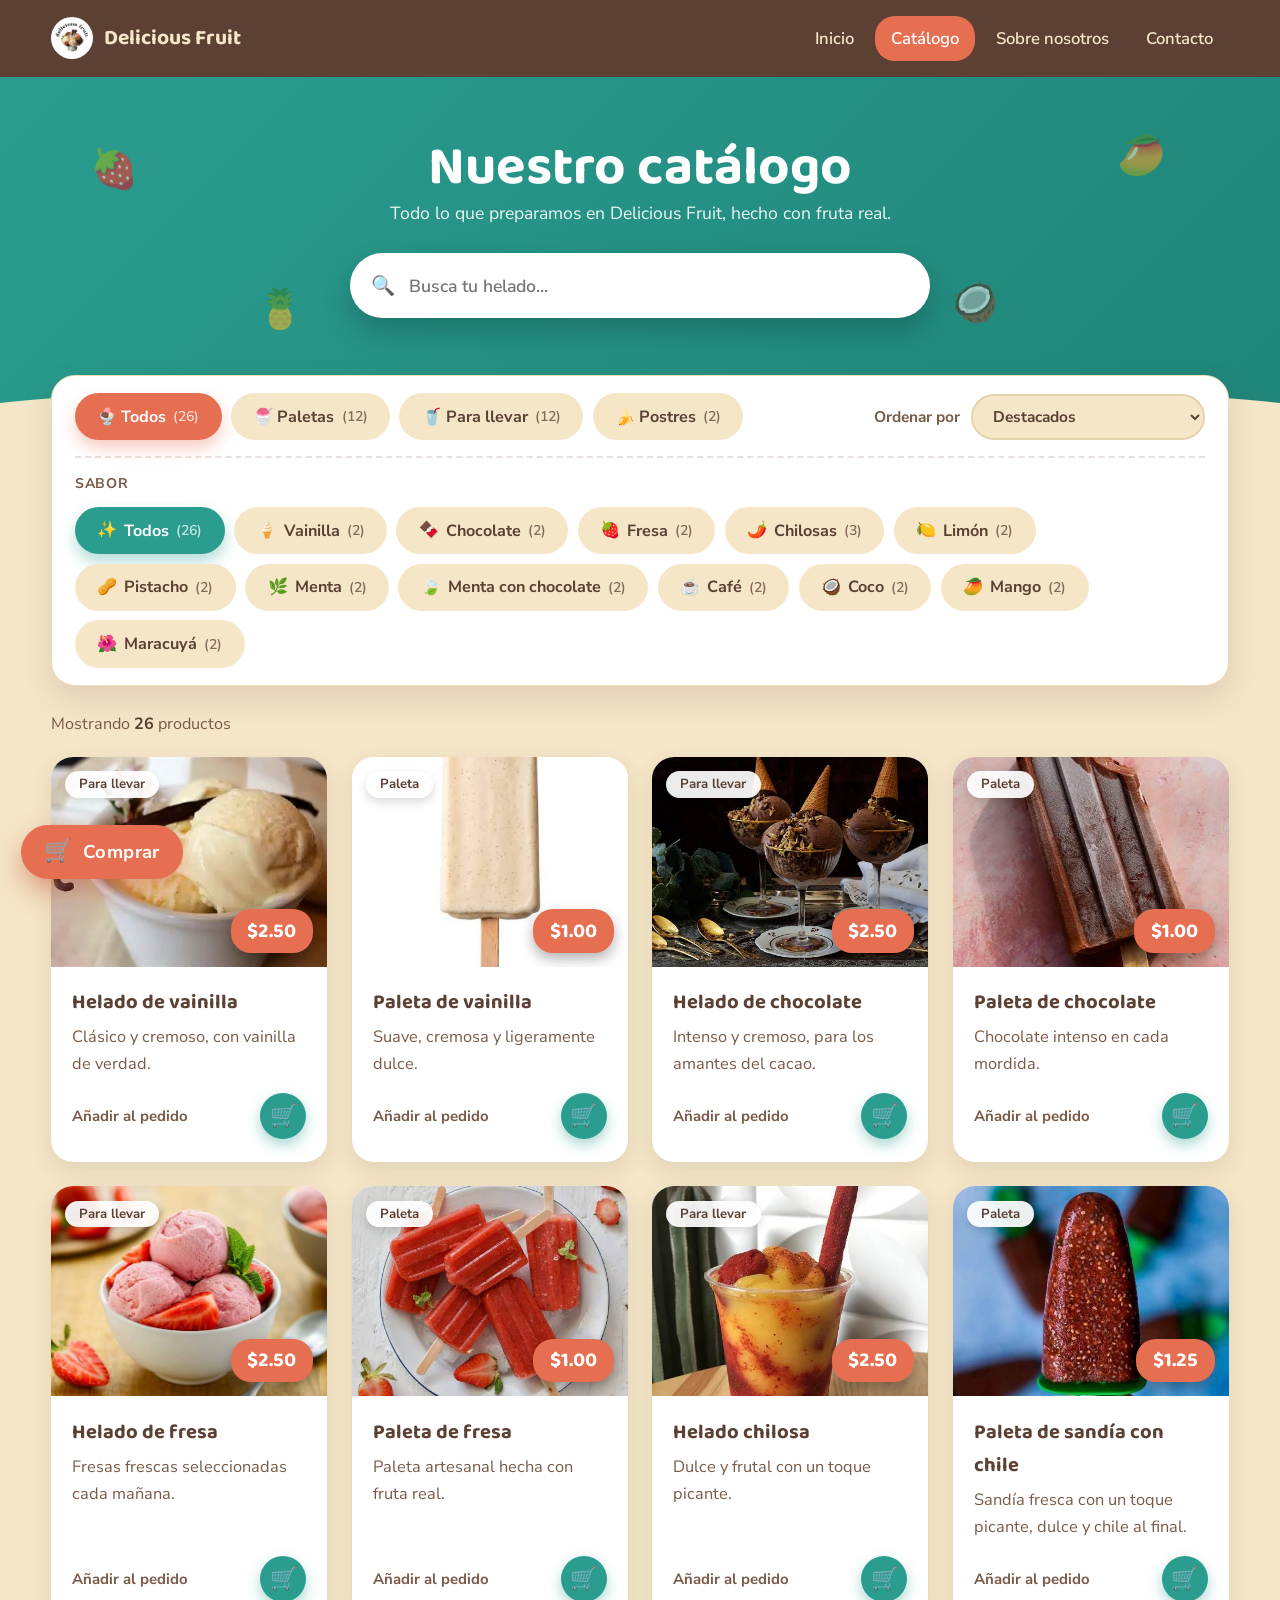
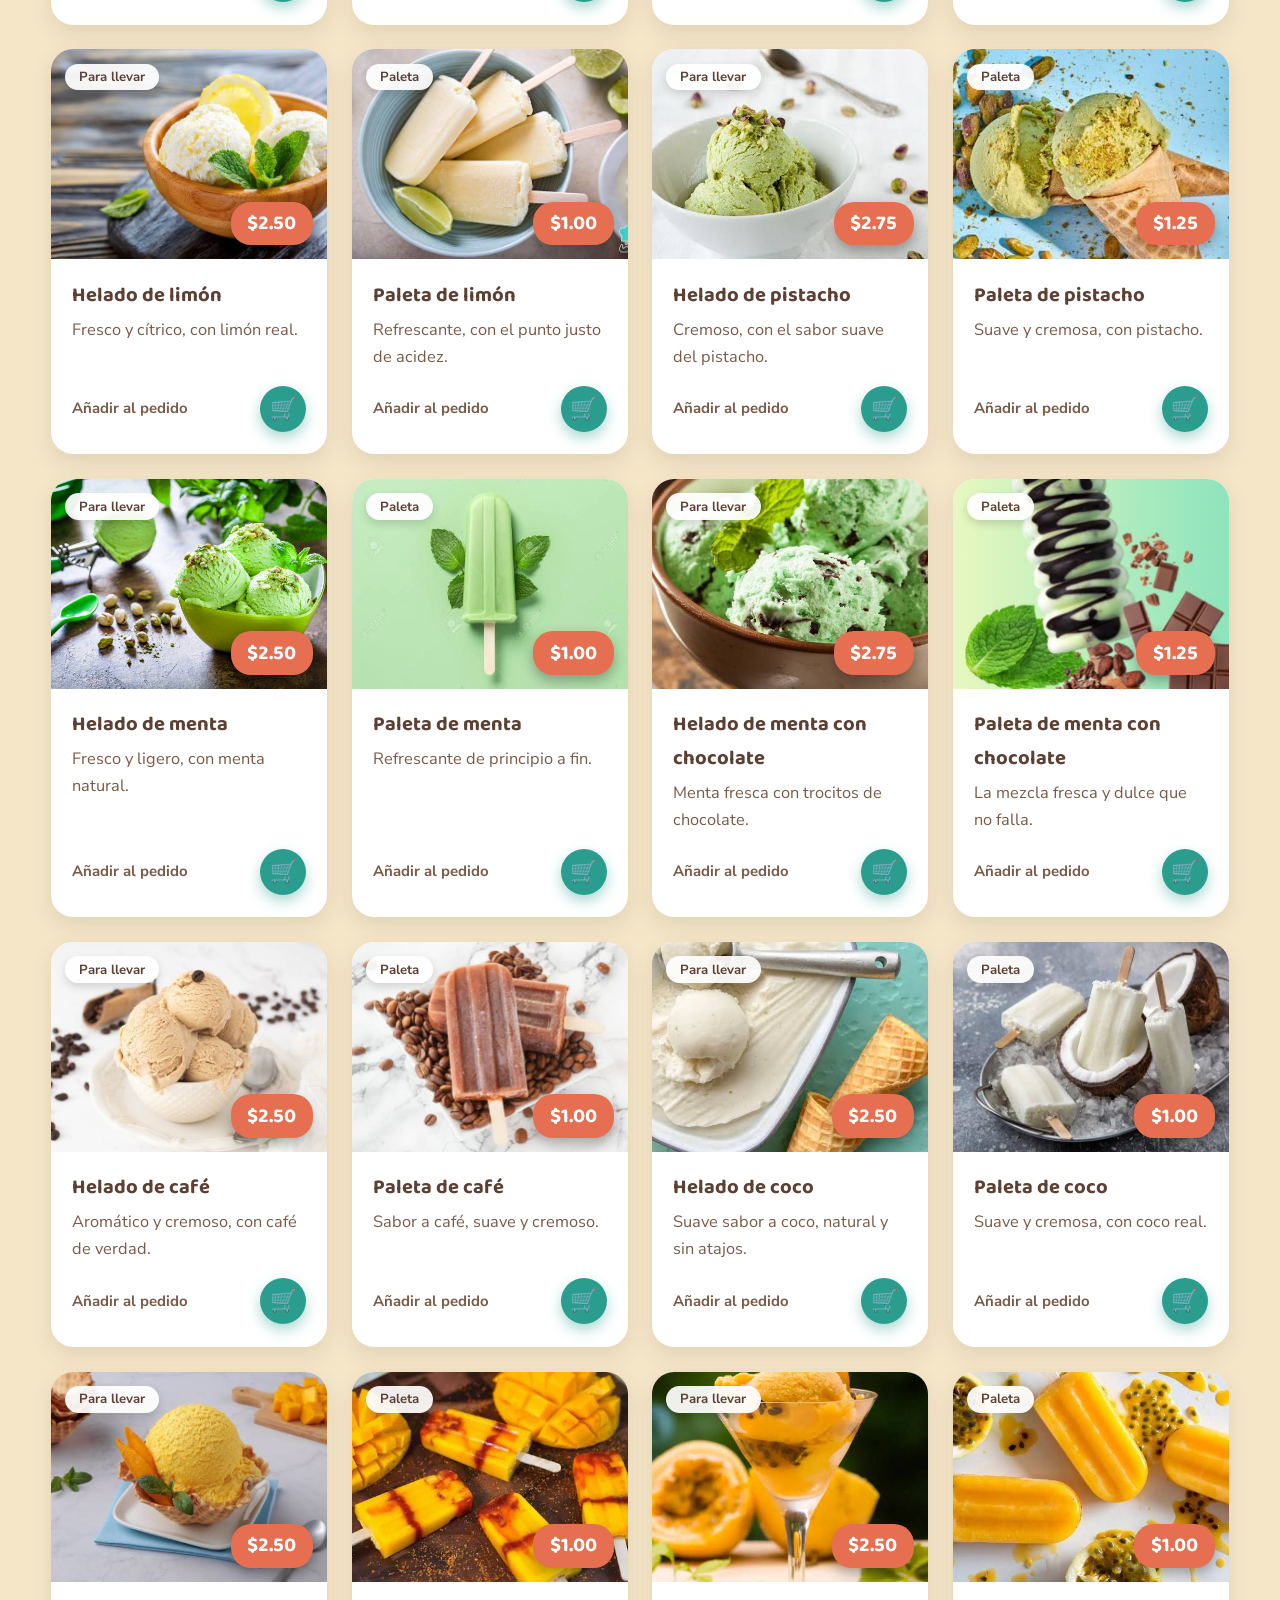
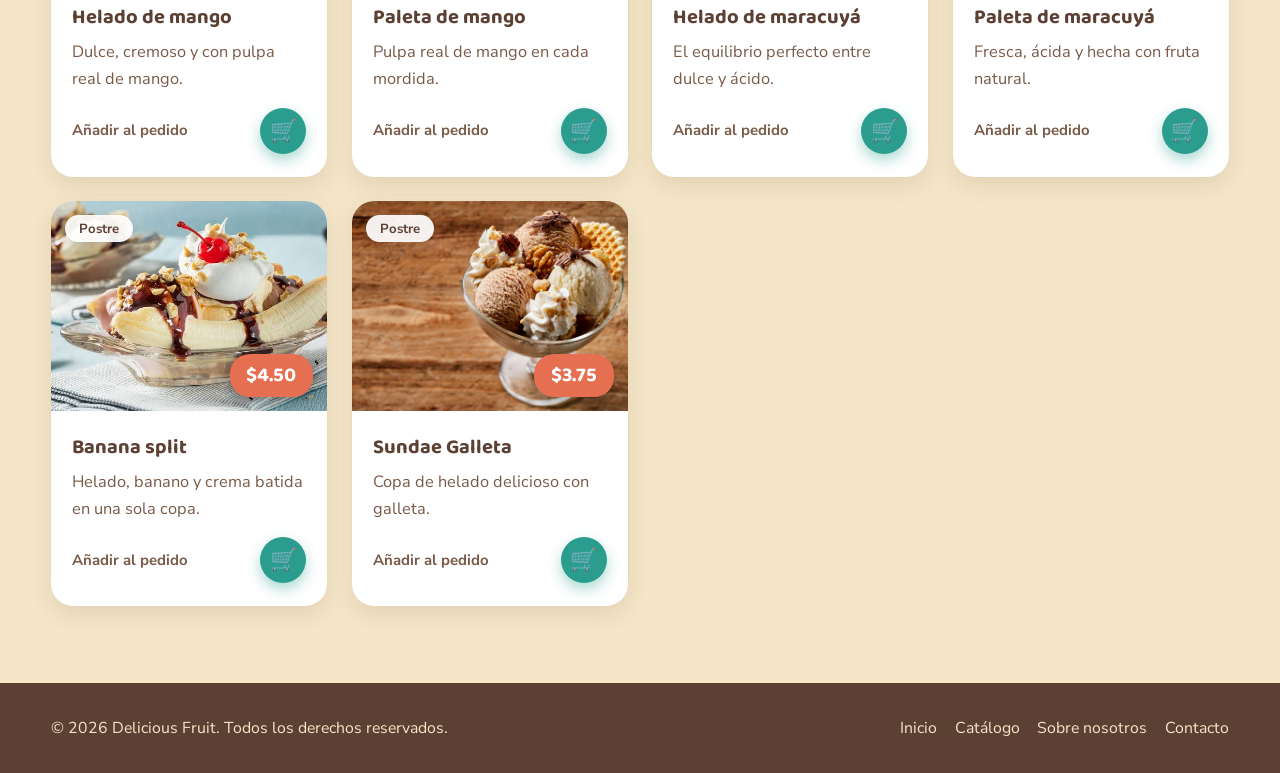
<file: catalogo.html>
<!DOCTYPE html>
<html lang="es">
<head>
<meta charset="UTF-8">
<meta name="viewport" content="width=device-width, initial-scale=1.0">
<title>Catálogo | Delicious Fruit</title>
<meta name="description" content="Catálogo completo de Delicious Fruit: helados, paletas, sundaes y más, hechos con fruta real.">
<link rel="icon" type="image/png" href="img/logo.jpg">
<link rel="preconnect" href="https://fonts.googleapis.com">
<link rel="preconnect" href="https://fonts.gstatic.com" crossorigin>
<link href="https://fonts.googleapis.com/css2?family=Baloo+2:wght@500;600;700&family=Nunito+Sans:wght@400;600;700&display=swap" rel="stylesheet">
<link rel="stylesheet" href="css/estilo.css">
</head>
<body>

<header class="cabecera">
  <div class="contenedor cabecera-interior">
    <a href="index.html" class="logo"><img src="img/logo.jpg" alt="Logotipo Delicious Fruit"><span>Delicious Fruit</span></a>
    <input type="checkbox" id="toggle-menu" class="toggle-menu-input">
    <label for="toggle-menu" class="hamburguesa" aria-label="Abrir menú"><span></span><span></span><span></span></label>
    <label for="toggle-menu" class="menu-overlay"></label>
    <nav class="nav-mobile" aria-label="Menú principal">
      <div class="menu-cab"><span>Menú</span><label for="toggle-menu" class="menu-cerrar" aria-label="Cerrar menú">&times;</label></div>
      <a href="index.html#inicio">🏠 Inicio</a>
      <a href="catalogo.html" class="activo">🍨 Catálogo</a>
      <a href="sobreNosotros.html">💛 Sobre nosotros</a>
      <a href="contacto.html">📞 Contacto</a>
    </nav>
    <nav class="nav">
      <a href="index.html#inicio">Inicio</a><a href="catalogo.html" class="activo">Catálogo</a><a href="sobreNosotros.html">Sobre nosotros</a><a href="contacto.html">Contacto</a>
    </nav>
  </div>
</header>

<section class="cat-hero">
  <span class="fr fr1" aria-hidden="true">🍓</span><span class="fr fr2" aria-hidden="true">🥭</span><span class="fr fr3" aria-hidden="true">🍍</span><span class="fr fr4" aria-hidden="true">🥥</span>
  <div class="contenedor">
    <h1>Nuestro catálogo</h1>
    <p>Todo lo que preparamos en Delicious Fruit, hecho con fruta real.</p>
    <div class="buscador">
      <label for="buscar" class="solo-lectores">Buscar helado</label>
      <input type="search" id="buscar" placeholder="Busca tu helado..." autocomplete="off">
      <button type="button" id="limpiar-busqueda" aria-label="Borrar búsqueda" hidden>&times;</button>
    </div>
  </div>
</section>

<section class="seccion-catalogo">
  <div class="contenedor">

    <button type="button" class="tab-categorias" id="tab-categorias" aria-label="Abrir categorías">Categorías</button>
    <div class="filtros-overlay" id="filtros-overlay"></div>

    <div class="filtros" id="filtros">
      <div class="filtros-cab"><span>Categorías</span><button type="button" class="cerrar cerrar-filtros" aria-label="Cerrar categorías">&times;</button></div>
      <div class="fila">
        <div class="chips" role="group" aria-label="Tipo de producto">
          <button type="button" class="chip activo" data-tipo="todos">🍨 Todos <span class="cuenta" data-cuenta=".tarjeta"></span></button>
          <button type="button" class="chip" data-tipo="paletas">🍧 Paletas <span class="cuenta" data-cuenta=".cat-paletas"></span></button>
          <button type="button" class="chip" data-tipo="llevar">🥤 Para llevar <span class="cuenta" data-cuenta=".cat-para-llevar"></span></button>
          <button type="button" class="chip" data-tipo="postres">🍌 Postres <span class="cuenta" data-cuenta=".cat-postres"></span></button>
        </div>
        <label class="orden">Ordenar por
          <select id="orden">
            <option value="0">Destacados</option>
            <option value="precio-asc">Precio: menor a mayor</option>
            <option value="precio-desc">Precio: mayor a menor</option>
            <option value="nombre">Nombre (A–Z)</option>
          </select>
        </label>
      </div>
      <div class="fila fila-sabor" id="fila-sabor">
        <span class="fila-titulo">Sabor</span>
        <div class="chips" id="chips-sabor" role="group" aria-label="Sabor">
          <button type="button" class="chip chip-sabor activo" data-sabor="todas"><span class="emo">✨</span><span class="nom">Todos</span> <span class="cuenta" data-cuenta=".tarjeta"></span></button>
          <button type="button" class="chip chip-sabor" data-sabor="vainilla"><span class="emo">🍦</span><span class="nom">Vainilla</span> <span class="cuenta" data-cuenta=".sabor-vainilla"></span></button>
          <button type="button" class="chip chip-sabor" data-sabor="chocolate"><span class="emo">🍫</span><span class="nom">Chocolate</span> <span class="cuenta" data-cuenta=".sabor-chocolate"></span></button>
          <button type="button" class="chip chip-sabor" data-sabor="fresa"><span class="emo">🍓</span><span class="nom">Fresa</span> <span class="cuenta" data-cuenta=".sabor-fresa"></span></button>
          <button type="button" class="chip chip-sabor" data-sabor="chilosa"><span class="emo">🌶️</span><span class="nom">Chilosas</span> <span class="cuenta" data-cuenta=".sabor-chilosa"></span></button>
          <button type="button" class="chip chip-sabor" data-sabor="limon"><span class="emo">🍋</span><span class="nom">Limón</span> <span class="cuenta" data-cuenta=".sabor-limon"></span></button>
          <button type="button" class="chip chip-sabor" data-sabor="pistacho"><span class="emo">🥜</span><span class="nom">Pistacho</span> <span class="cuenta" data-cuenta=".sabor-pistacho"></span></button>
          <button type="button" class="chip chip-sabor" data-sabor="menta"><span class="emo">🌿</span><span class="nom">Menta</span> <span class="cuenta" data-cuenta=".sabor-menta"></span></button>
          <button type="button" class="chip chip-sabor" data-sabor="menta-chocolate"><span class="emo">🍃</span><span class="nom">Menta con chocolate</span> <span class="cuenta" data-cuenta=".sabor-menta-chocolate"></span></button>
          <button type="button" class="chip chip-sabor" data-sabor="cafe"><span class="emo">☕</span><span class="nom">Café</span> <span class="cuenta" data-cuenta=".sabor-cafe"></span></button>
          <button type="button" class="chip chip-sabor" data-sabor="coco"><span class="emo">🥥</span><span class="nom">Coco</span> <span class="cuenta" data-cuenta=".sabor-coco"></span></button>
          <button type="button" class="chip chip-sabor" data-sabor="mango"><span class="emo">🥭</span><span class="nom">Mango</span> <span class="cuenta" data-cuenta=".sabor-mango"></span></button>
          <button type="button" class="chip chip-sabor" data-sabor="maracuya"><span class="emo">🌺</span><span class="nom">Maracuyá</span> <span class="cuenta" data-cuenta=".sabor-maracuya"></span></button>
        </div>
      </div>
      <button type="button" class="btn btn-grande ver-resultados">Ver productos</button>
    </div>

    <p class="resultados" role="status">Mostrando <strong id="total">0</strong> <span id="plural">productos</span></p>

    <div class="grid-catalogo" id="grid">
      <article class="tarjeta cat-para-llevar sabor-vainilla">
        <div class="tarjeta-imagen"><img src="images/vainilla.jpeg" alt="Helado de vainilla" loading="lazy" onerror="this.style.display='none'"><span class="precio">$2.50</span></div>
        <div class="tarjeta-cuerpo"><h3>Helado de vainilla</h3><p>Clásico y cremoso, con vainilla de verdad.</p><div class="tarjeta-pie"><span>Añadir al pedido</span><button type="button" class="agregar" aria-label="Añadir Helado de vainilla al pedido" title="Añadir al pedido">🛒<b class="cant" hidden>0</b></button></div></div>
      </article>
      <article class="tarjeta cat-paletas sabor-vainilla">
        <div class="tarjeta-imagen"><img src="images/paleta-vainilla.jpg" alt="Paleta de vainilla" loading="lazy" onerror="this.style.display='none'"><span class="precio">$1.00</span></div>
        <div class="tarjeta-cuerpo"><h3>Paleta de vainilla</h3><p>Suave, cremosa y ligeramente dulce.</p><div class="tarjeta-pie"><span>Añadir al pedido</span><button type="button" class="agregar" aria-label="Añadir Paleta de vainilla al pedido" title="Añadir al pedido">🛒<b class="cant" hidden>0</b></button></div></div>
      </article>
      <article class="tarjeta cat-para-llevar sabor-chocolate">
        <div class="tarjeta-imagen"><img src="images/chocolate.jpg" alt="Helado de chocolate" loading="lazy" onerror="this.style.display='none'"><span class="precio">$2.50</span></div>
        <div class="tarjeta-cuerpo"><h3>Helado de chocolate</h3><p>Intenso y cremoso, para los amantes del cacao.</p><div class="tarjeta-pie"><span>Añadir al pedido</span><button type="button" class="agregar" aria-label="Añadir Helado de chocolate al pedido" title="Añadir al pedido">🛒<b class="cant" hidden>0</b></button></div></div>
      </article>
      <article class="tarjeta cat-paletas sabor-chocolate">
        <div class="tarjeta-imagen"><img src="images/paleta-chocolate.jpg" alt="Paleta de chocolate" loading="lazy" onerror="this.style.display='none'"><span class="precio">$1.00</span></div>
        <div class="tarjeta-cuerpo"><h3>Paleta de chocolate</h3><p>Chocolate intenso en cada mordida.</p><div class="tarjeta-pie"><span>Añadir al pedido</span><button type="button" class="agregar" aria-label="Añadir Paleta de chocolate al pedido" title="Añadir al pedido">🛒<b class="cant" hidden>0</b></button></div></div>
      </article>
      <article class="tarjeta cat-para-llevar sabor-fresa">
        <div class="tarjeta-imagen"><img src="images/fresa.jpg" alt="Helado de fresa" loading="lazy" onerror="this.style.display='none'"><span class="precio">$2.50</span></div>
        <div class="tarjeta-cuerpo"><h3>Helado de fresa</h3><p>Fresas frescas seleccionadas cada mañana.</p><div class="tarjeta-pie"><span>Añadir al pedido</span><button type="button" class="agregar" aria-label="Añadir Helado de fresa al pedido" title="Añadir al pedido">🛒<b class="cant" hidden>0</b></button></div></div>
      </article>
      <article class="tarjeta cat-paletas sabor-fresa">
        <div class="tarjeta-imagen"><img src="images/paleta-fresa.jpg" alt="Paleta de fresa" loading="lazy" onerror="this.style.display='none'"><span class="precio">$1.00</span></div>
        <div class="tarjeta-cuerpo"><h3>Paleta de fresa</h3><p>Paleta artesanal hecha con fruta real.</p><div class="tarjeta-pie"><span>Añadir al pedido</span><button type="button" class="agregar" aria-label="Añadir Paleta de fresa al pedido" title="Añadir al pedido">🛒<b class="cant" hidden>0</b></button></div></div>
      </article>
      <article class="tarjeta cat-para-llevar sabor-chilosa">
        <div class="tarjeta-imagen"><img src="images/chilosa.jpg" alt="Helado chilosa" loading="lazy" onerror="this.style.display='none'"><span class="precio">$2.50</span></div>
        <div class="tarjeta-cuerpo"><h3>Helado chilosa</h3><p>Dulce y frutal con un toque picante.</p><div class="tarjeta-pie"><span>Añadir al pedido</span><button type="button" class="agregar" aria-label="Añadir Helado chilosa al pedido" title="Añadir al pedido">🛒<b class="cant" hidden>0</b></button></div></div>
      </article>
      <article class="tarjeta cat-paletas sabor-chilosa">
        <div class="tarjeta-imagen"><img src="images/paleta-sandia-chilosa.jpg" alt="Paleta de sandía con chile" loading="lazy" onerror="this.style.display='none'"><span class="precio">$1.25</span></div>
        <div class="tarjeta-cuerpo"><h3>Paleta de sandía con chile</h3><p>Sandía fresca con un toque picante, dulce y chile al final.</p><div class="tarjeta-pie"><span>Añadir al pedido</span><button type="button" class="agregar" aria-label="Añadir Paleta de sandía con chile al pedido" title="Añadir al pedido">🛒<b class="cant" hidden>0</b></button></div></div>
      </article>
      <article class="tarjeta cat-para-llevar sabor-limon">
        <div class="tarjeta-imagen"><img src="images/limon.jpg" alt="Helado de limón" loading="lazy" onerror="this.style.display='none'"><span class="precio">$2.50</span></div>
        <div class="tarjeta-cuerpo"><h3>Helado de limón</h3><p>Fresco y cítrico, con limón real.</p><div class="tarjeta-pie"><span>Añadir al pedido</span><button type="button" class="agregar" aria-label="Añadir Helado de limón al pedido" title="Añadir al pedido">🛒<b class="cant" hidden>0</b></button></div></div>
      </article>
      <article class="tarjeta cat-paletas sabor-limon">
        <div class="tarjeta-imagen"><img src="images/paleta-limon.jpg" alt="Paleta de limón" loading="lazy" onerror="this.style.display='none'"><span class="precio">$1.00</span></div>
        <div class="tarjeta-cuerpo"><h3>Paleta de limón</h3><p>Refrescante, con el punto justo de acidez.</p><div class="tarjeta-pie"><span>Añadir al pedido</span><button type="button" class="agregar" aria-label="Añadir Paleta de limón al pedido" title="Añadir al pedido">🛒<b class="cant" hidden>0</b></button></div></div>
      </article>
      <article class="tarjeta cat-para-llevar sabor-pistacho">
        <div class="tarjeta-imagen"><img src="images/pistacho.jpg" alt="Helado de pistacho" loading="lazy" onerror="this.style.display='none'"><span class="precio">$2.75</span></div>
        <div class="tarjeta-cuerpo"><h3>Helado de pistacho</h3><p>Cremoso, con el sabor suave del pistacho.</p><div class="tarjeta-pie"><span>Añadir al pedido</span><button type="button" class="agregar" aria-label="Añadir Helado de pistacho al pedido" title="Añadir al pedido">🛒<b class="cant" hidden>0</b></button></div></div>
      </article>
      <article class="tarjeta cat-paletas sabor-pistacho">
        <div class="tarjeta-imagen"><img src="images/paleta-pistacho.jpg" alt="Paleta de pistacho" loading="lazy" onerror="this.style.display='none'"><span class="precio">$1.25</span></div>
        <div class="tarjeta-cuerpo"><h3>Paleta de pistacho</h3><p>Suave y cremosa, con pistacho.</p><div class="tarjeta-pie"><span>Añadir al pedido</span><button type="button" class="agregar" aria-label="Añadir Paleta de pistacho al pedido" title="Añadir al pedido">🛒<b class="cant" hidden>0</b></button></div></div>
      </article>
      <article class="tarjeta cat-para-llevar sabor-menta">
        <div class="tarjeta-imagen"><img src="images/menta.jpg" alt="Helado de menta" loading="lazy" onerror="this.style.display='none'"><span class="precio">$2.50</span></div>
        <div class="tarjeta-cuerpo"><h3>Helado de menta</h3><p>Fresco y ligero, con menta natural.</p><div class="tarjeta-pie"><span>Añadir al pedido</span><button type="button" class="agregar" aria-label="Añadir Helado de menta al pedido" title="Añadir al pedido">🛒<b class="cant" hidden>0</b></button></div></div>
      </article>
      <article class="tarjeta cat-paletas sabor-menta">
        <div class="tarjeta-imagen"><img src="images/paleta-menta.jpg" alt="Paleta de menta" loading="lazy" onerror="this.style.display='none'"><span class="precio">$1.00</span></div>
        <div class="tarjeta-cuerpo"><h3>Paleta de menta</h3><p>Refrescante de principio a fin.</p><div class="tarjeta-pie"><span>Añadir al pedido</span><button type="button" class="agregar" aria-label="Añadir Paleta de menta al pedido" title="Añadir al pedido">🛒<b class="cant" hidden>0</b></button></div></div>
      </article>
      <article class="tarjeta cat-para-llevar sabor-menta-chocolate">
        <div class="tarjeta-imagen"><img src="images/menta-chocolate.jpg" alt="Helado de menta con chocolate" loading="lazy" onerror="this.style.display='none'"><span class="precio">$2.75</span></div>
        <div class="tarjeta-cuerpo"><h3>Helado de menta con chocolate</h3><p>Menta fresca con trocitos de chocolate.</p><div class="tarjeta-pie"><span>Añadir al pedido</span><button type="button" class="agregar" aria-label="Añadir Helado de menta con chocolate al pedido" title="Añadir al pedido">🛒<b class="cant" hidden>0</b></button></div></div>
      </article>
      <article class="tarjeta cat-paletas sabor-menta-chocolate">
        <div class="tarjeta-imagen"><img src="images/paleta-menta-chocolate.jpg" alt="Paleta de menta con chocolate" loading="lazy" onerror="this.style.display='none'"><span class="precio">$1.25</span></div>
        <div class="tarjeta-cuerpo"><h3>Paleta de menta con chocolate</h3><p>La mezcla fresca y dulce que no falla.</p><div class="tarjeta-pie"><span>Añadir al pedido</span><button type="button" class="agregar" aria-label="Añadir Paleta de menta con chocolate al pedido" title="Añadir al pedido">🛒<b class="cant" hidden>0</b></button></div></div>
      </article>
      <article class="tarjeta cat-para-llevar sabor-cafe">
        <div class="tarjeta-imagen"><img src="images/cafe.jpg" alt="Helado de café" loading="lazy" onerror="this.style.display='none'"><span class="precio">$2.50</span></div>
        <div class="tarjeta-cuerpo"><h3>Helado de café</h3><p>Aromático y cremoso, con café de verdad.</p><div class="tarjeta-pie"><span>Añadir al pedido</span><button type="button" class="agregar" aria-label="Añadir Helado de café al pedido" title="Añadir al pedido">🛒<b class="cant" hidden>0</b></button></div></div>
      </article>
      <article class="tarjeta cat-paletas sabor-cafe">
        <div class="tarjeta-imagen"><img src="images/paleta-cafe.jpg" alt="Paleta de café" loading="lazy" onerror="this.style.display='none'"><span class="precio">$1.00</span></div>
        <div class="tarjeta-cuerpo"><h3>Paleta de café</h3><p>Sabor a café, suave y cremoso.</p><div class="tarjeta-pie"><span>Añadir al pedido</span><button type="button" class="agregar" aria-label="Añadir Paleta de café al pedido" title="Añadir al pedido">🛒<b class="cant" hidden>0</b></button></div></div>
      </article>
      <article class="tarjeta cat-para-llevar sabor-coco">
        <div class="tarjeta-imagen"><img src="images/coco.jpg" alt="Helado de coco" loading="lazy" onerror="this.style.display='none'"><span class="precio">$2.50</span></div>
        <div class="tarjeta-cuerpo"><h3>Helado de coco</h3><p>Suave sabor a coco, natural y sin atajos.</p><div class="tarjeta-pie"><span>Añadir al pedido</span><button type="button" class="agregar" aria-label="Añadir Helado de coco al pedido" title="Añadir al pedido">🛒<b class="cant" hidden>0</b></button></div></div>
      </article>
      <article class="tarjeta cat-paletas sabor-coco">
        <div class="tarjeta-imagen"><img src="images/paleta-coco.jpg" alt="Paleta de coco" loading="lazy" onerror="this.style.display='none'"><span class="precio">$1.00</span></div>
        <div class="tarjeta-cuerpo"><h3>Paleta de coco</h3><p>Suave y cremosa, con coco real.</p><div class="tarjeta-pie"><span>Añadir al pedido</span><button type="button" class="agregar" aria-label="Añadir Paleta de coco al pedido" title="Añadir al pedido">🛒<b class="cant" hidden>0</b></button></div></div>
      </article>
      <article class="tarjeta cat-para-llevar sabor-mango">
        <div class="tarjeta-imagen"><img src="images/mango.jpg" alt="Helado de mango" loading="lazy" onerror="this.style.display='none'"><span class="precio">$2.50</span></div>
        <div class="tarjeta-cuerpo"><h3>Helado de mango</h3><p>Dulce, cremoso y con pulpa real de mango.</p><div class="tarjeta-pie"><span>Añadir al pedido</span><button type="button" class="agregar" aria-label="Añadir Helado de mango al pedido" title="Añadir al pedido">🛒<b class="cant" hidden>0</b></button></div></div>
      </article>
      <article class="tarjeta cat-paletas sabor-mango sabor-chilosa">
        <div class="tarjeta-imagen"><img src="images/paleta-mango.jpg" alt="Paleta de mango" loading="lazy" onerror="this.style.display='none'"><span class="precio">$1.00</span></div>
        <div class="tarjeta-cuerpo"><h3>Paleta de mango</h3><p>Pulpa real de mango en cada mordida.</p><div class="tarjeta-pie"><span>Añadir al pedido</span><button type="button" class="agregar" aria-label="Añadir Paleta de mango al pedido" title="Añadir al pedido">🛒<b class="cant" hidden>0</b></button></div></div>
      </article>
      <article class="tarjeta cat-para-llevar sabor-maracuya">
        <div class="tarjeta-imagen"><img src="images/maracuya.jpg" alt="Helado de maracuyá" loading="lazy" onerror="this.style.display='none'"><span class="precio">$2.50</span></div>
        <div class="tarjeta-cuerpo"><h3>Helado de maracuyá</h3><p>El equilibrio perfecto entre dulce y ácido.</p><div class="tarjeta-pie"><span>Añadir al pedido</span><button type="button" class="agregar" aria-label="Añadir Helado de maracuyá al pedido" title="Añadir al pedido">🛒<b class="cant" hidden>0</b></button></div></div>
      </article>
      <article class="tarjeta cat-paletas sabor-maracuya">
        <div class="tarjeta-imagen"><img src="images/paleta-maracuya.jpg" alt="Paleta de maracuyá" loading="lazy" onerror="this.style.display='none'"><span class="precio">$1.00</span></div>
        <div class="tarjeta-cuerpo"><h3>Paleta de maracuyá</h3><p>Fresca, ácida y hecha con fruta natural.</p><div class="tarjeta-pie"><span>Añadir al pedido</span><button type="button" class="agregar" aria-label="Añadir Paleta de maracuyá al pedido" title="Añadir al pedido">🛒<b class="cant" hidden>0</b></button></div></div>
      </article>
      <article class="tarjeta cat-postres">
        <div class="tarjeta-imagen"><img src="images/banana-split.jpg" alt="Banana split" loading="lazy" onerror="this.style.display='none'"><span class="precio">$4.50</span></div>
        <div class="tarjeta-cuerpo"><h3>Banana split</h3><p>Helado, banano y crema batida en una sola copa.</p><div class="tarjeta-pie"><span>Añadir al pedido</span><button type="button" class="agregar" aria-label="Añadir Banana split al pedido" title="Añadir al pedido">🛒<b class="cant" hidden>0</b></button></div></div>
      </article>
      <article class="tarjeta cat-postres">
        <div class="tarjeta-imagen"><img src="images/sundae.jpg" alt="Sundae Galleta" loading="lazy" onerror="this.style.display='none'"><span class="precio">$3.75</span></div>
        <div class="tarjeta-cuerpo"><h3>Sundae Galleta</h3><p>Copa de helado delicioso con galleta.</p><div class="tarjeta-pie"><span>Añadir al pedido</span><button type="button" class="agregar" aria-label="Añadir Sundae Galleta al pedido" title="Añadir al pedido">🛒<b class="cant" hidden>0</b></button></div></div>
      </article>
    </div>

    <div class="vacio" id="vacio" hidden>
      <div class="vacio-ico">🍨</div>
      <h3>No encontramos helados con esa búsqueda</h3>
      <p>Prueba con otra palabra o quita los filtros.</p>
      <button type="button" class="btn" id="reiniciar">Limpiar filtros</button>
    </div>
  </div>
</section>


<!-- ===== Carrito / pedido (oculto hasta que el usuario lo abre) ===== -->
<button type="button" class="carrito-flotante" id="abrir-carrito" aria-label="Abrir mi compra">
  <span class="cf-emoji" aria-hidden="true">🛒</span><span class="cf-texto">Comprar</span><b class="cf-badge" id="badge" hidden>0</b>
</button>
<div class="toast" id="toast" role="status"></div>

<dialog id="carrito" class="panel-carrito" aria-labelledby="carrito-titulo">
  <div class="pc-cab"><h2 id="carrito-titulo">Mi compra</h2><button type="button" class="cerrar" data-cerrar aria-label="Cerrar">&times;</button></div>
  <div class="progreso" id="progreso"><div class="progreso-barra"><span id="barra"></span></div><p id="progreso-texto"></p></div>
  <ul class="pc-lista" id="lista-carrito"></ul>
  <div class="pc-vacio" id="carrito-vacio"><div>🍨</div><p>Aún no has añadido productos.<br>Toca el 🛒 de cualquier helado para empezar.</p></div>
  <div class="pc-pie">
    <div class="total-fila"><span>Total</span><strong id="total-carrito">$0.00</strong></div>
    <button type="button" class="btn btn-grande" id="btn-agregar">Finalizar compra</button>
    <button type="button" class="link-vaciar" id="btn-vaciar">Vaciar pedido</button>
  </div>
</dialog>

<dialog id="aviso" class="modal" aria-labelledby="aviso-titulo">
  <div class="aviso-ico">🍨</div>
  <h3 id="aviso-titulo">Debes de agregar un mínimo de 5 productos</h3>
  <p id="aviso-texto"></p>
  <div class="aviso-botones">
    <button type="button" class="btn btn-sec" id="aviso-cancelar">Cancelar compra</button>
    <button type="button" class="btn" id="aviso-continuar">Continuar</button>
  </div>
</dialog>

<dialog id="pedido" class="modal modal-pedido" aria-labelledby="pedido-titulo">
  <div class="mp-cab"><h2 id="pedido-titulo">Finalizar compra</h2><button type="button" class="cerrar" data-cerrar aria-label="Cerrar">&times;</button></div>
  <div class="mp-cuerpo" id="pedido-cuerpo">
    <form id="form-pedido">
      <h3>Tus datos</h3>
      <div class="fila-campos">
        <div class="campo"><label for="c-nombre">Nombre completo <span class="req">*</span></label><input type="text" id="c-nombre" required autocomplete="name"></div>
        <div class="campo"><label for="c-dui">DUI <span class="req">*</span></label><input type="text" id="c-dui" inputmode="numeric" placeholder="00000000-0" maxlength="10" pattern="\d{8}-\d" title="Formato: 12345678-9" required></div>
      </div>
      <div class="fila-campos">
        <div class="campo"><label for="c-correo">Email <span class="req">*</span></label><input type="email" id="c-correo" required autocomplete="email"></div>
        <div class="campo"><label for="c-telefono">Teléfono <span class="req">*</span></label><input type="tel" id="c-telefono" placeholder="7000-0000" pattern="(\+?503[\s\-]?)?\d{4}[\s\-]?\d{4}" title="Número de 8 dígitos, por ejemplo 7000-0000" required autocomplete="tel"></div>
      </div>
      <div class="fila-campos">
        <div class="campo"><label for="c-depto">Departamento <span class="req">*</span></label><select id="c-depto" required><option value="">Selecciona...</option></select></div>
      </div>
      <div class="campo"><label for="c-direccion">Dirección de entrega (incluye el municipio) <span class="req">*</span></label><textarea id="c-direccion" rows="2" placeholder="Municipio, colonia, calle, número de casa y un punto de referencia" required></textarea></div>
      <fieldset class="campo">
        <legend>Forma de pago <span class="req">*</span></legend>
        <div class="pagos">
          <label class="pago"><input type="radio" name="pago" value="Efectivo contra entrega" required><span>💵 Efectivo</span></label>
          <label class="pago"><input type="radio" name="pago" value="Tarjeta" required><span>💳 Tarjeta</span></label>
          <label class="pago"><input type="radio" name="pago" value="Transferencia bancaria" required><span>🏦 Transferencia</span></label>
        </div>
      </fieldset>
      <div class="mp-botones">
        <button type="button" class="btn btn-sec" id="btn-volver">Volver al pedido</button>
        <button type="submit" class="btn">Confirmar pedido</button>
      </div>
    </form>
    <aside class="resumen">
      <h3>Tu compra</h3>
      <ul id="resumen-lista"></ul>
      <div class="resumen-total"><span id="resumen-unidades"></span><strong id="resumen-total">$0.00</strong></div>
    </aside>
  </div>
  <div class="pedido-ok" id="pedido-ok" hidden>
    <div class="aviso-ico">🎉</div><h3>¡Pedido recibido!</h3><p id="ok-texto"></p>
    <button type="button" class="btn" data-cerrar>Seguir comprando</button>
  </div>
</dialog>

<footer class="pie">
  <div class="contenedor pie-interior">
    <p>© 2026 Delicious Fruit. Todos los derechos reservados.</p>
    <nav class="pie-enlaces">
      <a href="index.html#inicio">Inicio</a><a href="catalogo.html">Catálogo</a><a href="sobreNosotros.html">Sobre nosotros</a><a href="contacto.html">Contacto</a>
    </nav>
  </div>
</footer>

<script>
  const grid = document.getElementById('grid');
  const tarjetas = [...grid.children];
  const norm = s => s.toLowerCase().normalize('NFD').replace(/[\u0300-\u036f]/g, '');
  const st = { tipo: 'todos', sabor: 'todas', q: '', orden: '0' };
  const clases = { paletas: 'cat-paletas', llevar: 'cat-para-llevar', postres: 'cat-postres' };

  // Datos de cada tarjeta (el precio se lee del texto del propio precio)
  tarjetas.forEach((c, i) => {
    c.dataset.i = i;
    c.dataset.precio = parseFloat(c.querySelector('.precio').textContent.replace(/[^\d.]/g, ''));
    c.dataset.texto = norm(c.querySelector('h3').textContent + ' ' + c.querySelector('p').textContent);
  });

  // Números entre paréntesis de cada filtro
  document.querySelectorAll('[data-cuenta]').forEach(el =>
    el.textContent = '(' + document.querySelectorAll(el.dataset.cuenta).length + ')');

  function aplicar() {
    let n = 0;
    tarjetas.forEach(c => {
      const okTipo = st.tipo === 'todos' || c.classList.contains(clases[st.tipo]);
      const okSabor = st.sabor === 'todas' || c.classList.contains('sabor-' + st.sabor);
      const okBusca = !st.q || c.dataset.texto.includes(st.q);
      c.hidden = !(okTipo && okSabor && okBusca);
      if (!c.hidden) n++;
    });
    document.getElementById('total').textContent = n;
    document.getElementById('plural').textContent = n === 1 ? 'producto' : 'productos';
    document.getElementById('vacio').hidden = n > 0;

    const orden = [...tarjetas].sort((a, b) =>
      st.orden === 'precio-asc' ? a.dataset.precio - b.dataset.precio :
      st.orden === 'precio-desc' ? b.dataset.precio - a.dataset.precio :
      st.orden === 'nombre' ? a.querySelector('h3').textContent.localeCompare(b.querySelector('h3').textContent, 'es') :
      a.dataset.i - b.dataset.i);
    orden.forEach(c => grid.appendChild(c));
  }

  const marcar = (selector, attr, valor) => document.querySelectorAll(selector).forEach(b => {
    const on = b.dataset[attr] === valor;
    b.classList.toggle('activo', on);
    b.setAttribute('aria-pressed', on);
  });

  document.querySelectorAll('[data-tipo]').forEach(b => b.addEventListener('click', () => {
    st.tipo = b.dataset.tipo;
    marcar('[data-tipo]', 'tipo', st.tipo); aplicar();
  }));
  document.querySelectorAll('[data-sabor]').forEach(b => b.addEventListener('click', () => {
    st.sabor = b.dataset.sabor; marcar('[data-sabor]', 'sabor', st.sabor); aplicar();
  }));
  document.getElementById('orden').addEventListener('change', e => { st.orden = e.target.value; aplicar(); });

  const buscar = document.getElementById('buscar'), borrar = document.getElementById('limpiar-busqueda');
  buscar.addEventListener('input', () => { st.q = norm(buscar.value.trim()); borrar.hidden = !buscar.value; aplicar(); });
  borrar.addEventListener('click', () => { buscar.value = ''; buscar.dispatchEvent(new Event('input')); buscar.focus(); });
  document.getElementById('reiniciar').addEventListener('click', () => {
    buscar.value = ''; borrar.hidden = true; Object.assign(st, { tipo: 'todos', sabor: 'todas', q: '', orden: '0' });
    document.getElementById('orden').value = '0';
    marcar('[data-tipo]', 'tipo', 'todos'); marcar('[data-sabor]', 'sabor', 'todas'); aplicar();
  });

  aplicar();
</script>

<script>
(() => {
  const MIN = 5, KEY = 'df-carrito';
  const $ = id => document.getElementById(id);
  const fmt = n => '$' + n.toFixed(2);
  const esc = s => s.replace(/[&<>"]/g, c => ({ '&': '&amp;', '<': '&lt;', '>': '&gt;', '"': '&quot;' }[c]));
  const productos = tarjetas.map(c => ({ nombre: c.querySelector('h3').textContent, precio: +c.dataset.precio, img: c.querySelector('img').getAttribute('src') }));

  let carrito = {};
  try { const g = JSON.parse(localStorage.getItem(KEY)); if (g) for (const k in g) if (productos[k] && g[k] > 0) carrito[k] = g[k]; } catch (e) {}
  const guardar = () => { try { localStorage.setItem(KEY, JSON.stringify(carrito)); } catch (e) {} };
  const unidades = () => Object.values(carrito).reduce((a, b) => a + b, 0);
  const total = () => Object.entries(carrito).reduce((s, [k, q]) => s + productos[k].precio * q, 0);

  let tt;
  const aviso = t => { const el = $('toast'); el.textContent = t; el.classList.add('ver'); clearTimeout(tt); tt = setTimeout(() => el.classList.remove('ver'), 1800); };

  function render() {
    const u = unidades(), items = Object.entries(carrito);
    $('badge').textContent = u < MIN ? u + '/' + MIN : u;
    $('badge').hidden = u === 0;
    $('abrir-carrito').classList.toggle('listo', u >= MIN);
    $('barra').style.width = Math.min(u / MIN, 1) * 100 + '%';
    $('progreso').classList.toggle('listo', u >= MIN);
    $('progreso-texto').textContent = u >= MIN ? '¡Listo! Ya alcanzaste el mínimo de ' + MIN + ' productos.' : 'Llevas ' + u + ' de ' + MIN + ' productos. Te faltan ' + (MIN - u) + '.';
    $('total-carrito').textContent = fmt(total());
    $('carrito-vacio').hidden = u > 0;
    $('lista-carrito').innerHTML = items.map(([k, q]) => {
      const p = productos[k];
      return '<li class="pc-item" data-id="' + k + '"><img src="' + esc(p.img) + '" alt="" onerror="this.style.visibility=\'hidden\'"><div><strong>' + esc(p.nombre) + '</strong><span>' + fmt(p.precio) + ' c/u</span></div>' +
        '<div class="qty"><button type="button" data-acc="menos" aria-label="Quitar uno">−</button><b>' + q + '</b><button type="button" data-acc="mas" aria-label="Añadir uno">+</button></div></li>';
    }).join('');
    $('resumen-lista').innerHTML = items.map(([k, q]) => '<li><span>' + q + ' × ' + esc(productos[k].nombre) + '</span><b>' + fmt(productos[k].precio * q) + '</b></li>').join('');
    $('resumen-total').textContent = fmt(total());
    $('resumen-unidades').textContent = u + (u === 1 ? ' producto' : ' productos');
    tarjetas.forEach(c => { const q = carrito[c.dataset.i] || 0, s = c.querySelector('.cant'); s.textContent = q; s.hidden = !q; });
  }

  function cambiar(id, d) {
    const q = (carrito[id] || 0) + d;
    if (q > 0) carrito[id] = q; else delete carrito[id];
    guardar(); render();
  }

  // Añadir desde las tarjetas (no interfiere con filtros, búsqueda ni orden)
  grid.addEventListener('click', e => {
    const b = e.target.closest('.agregar'); if (!b) return;
    const c = b.closest('.tarjeta'); cambiar(c.dataset.i, 1);
    b.classList.remove('ok'); void b.offsetWidth; b.classList.add('ok');
    const f = $('abrir-carrito'); f.classList.remove('pulso'); void f.offsetWidth; f.classList.add('pulso');
    aviso('Añadido: ' + productos[c.dataset.i].nombre);
  });
  $('lista-carrito').addEventListener('click', e => {
    const b = e.target.closest('[data-acc]'); if (!b) return;
    cambiar(b.closest('.pc-item').dataset.id, b.dataset.acc === 'mas' ? 1 : -1);
  });

  // Abrir / cerrar
  $('abrir-carrito').addEventListener('click', () => $('carrito').showModal());
  document.querySelectorAll('[data-cerrar]').forEach(b => b.addEventListener('click', () => b.closest('dialog').close()));
  document.querySelectorAll('dialog').forEach(d => d.addEventListener('click', e => { if (e.target === d) d.close(); }));
  $('btn-vaciar').addEventListener('click', () => { carrito = {}; guardar(); render(); });

  // Botón "Finalizar compra": con menos de 5 avisa; con 5 o más abre el formulario
  $('btn-agregar').addEventListener('click', () => {
    const u = unidades();
    if (u < MIN) {
      $('aviso-texto').textContent = 'Llevas ' + u + (u === 1 ? ' producto' : ' productos') + '. Te faltan ' + (MIN - u) + ' para continuar.';
      $('aviso').showModal();
    } else {
      $('carrito').close();
      $('pedido-cuerpo').hidden = false; $('pedido-ok').hidden = true;
      $('pedido').showModal();
    }
  });
  $('aviso-continuar').addEventListener('click', () => { $('aviso').close(); $('carrito').close(); });
  $('aviso-cancelar').addEventListener('click', () => {
    carrito = {}; guardar(); render(); $('aviso').close(); $('carrito').close(); aviso('Compra cancelada');
  });
  $('btn-volver').addEventListener('click', () => { $('pedido').close(); $('carrito').showModal(); });

  // Confirmar pedido
  $('form-pedido').addEventListener('submit', e => {
    e.preventDefault();
    const nombre = $('c-nombre').value.trim().split(' ')[0], u = unidades(), t = total();
    const pago = document.querySelector('input[name="pago"]:checked').value;
    $('ok-texto').textContent = 'Gracias, ' + nombre + '. Recibimos tu pedido de ' + u + ' productos por ' + fmt(t) + '. Entrega en ' + depto.value + '. Forma de pago: ' + pago.toLowerCase() + '.';
    carrito = {}; guardar(); render();
    e.target.reset();
    $('pedido-cuerpo').hidden = true; $('pedido-ok').hidden = false;
  });

  // ----- Datos del cliente: departamentos y máscara del DUI -----
  const DEPARTAMENTOS = ['Ahuachapán', 'Cabañas', 'Chalatenango', 'Cuscatlán', 'La Libertad', 'La Paz', 'La Unión', 'Morazán', 'San Miguel', 'San Salvador', 'San Vicente', 'Santa Ana', 'Sonsonate', 'Usulután'];
  const depto = $('c-depto');
  DEPARTAMENTOS.forEach(d => depto.add(new Option(d, d)));
  $('c-dui').addEventListener('input', e => {
    const n = e.target.value.replace(/\D/g, '').slice(0, 9);
    e.target.value = n.length > 8 ? n.slice(0, 8) + '-' + n.slice(8) : n;
  });

  render();
})();
</script>


<script>
  // Categorías en celular: pestaña a la izquierda + panel lateral (el carrito sigue disponible a la derecha)
  (() => {
    const filtros = document.getElementById('filtros'), overlay = document.getElementById('filtros-overlay');
    const movil = () => window.matchMedia && matchMedia('(max-width: 760px)').matches;
    const abrir = () => { filtros.classList.add('abierto'); overlay.classList.add('ver'); document.body.classList.add('panel-abierto'); };
    const cerrar = () => { filtros.classList.remove('abierto'); overlay.classList.remove('ver'); document.body.classList.remove('panel-abierto'); };
    document.getElementById('tab-categorias').addEventListener('click', abrir);
    overlay.addEventListener('click', cerrar);
    document.querySelector('.cerrar-filtros').addEventListener('click', cerrar);
    document.querySelector('.ver-resultados').addEventListener('click', cerrar);
    // Al elegir un sabor, el panel se cierra solo y se ven los helados de ese sabor
    document.querySelectorAll('[data-sabor]').forEach(b => b.addEventListener('click', () => { if (movil()) cerrar(); }));
    document.addEventListener('keydown', e => { if (e.key === 'Escape') cerrar(); });
    addEventListener('resize', () => { if (!movil()) cerrar(); });
  })();
</script>
<script>
  // Menú móvil: se cierra al elegir un enlace o con Esc
  (() => {
    const chk = document.getElementById('toggle-menu');
    document.querySelectorAll('.nav-mobile a').forEach(a => a.addEventListener('click', () => chk.checked = false));
    document.addEventListener('keydown', e => { if (e.key === 'Escape') chk.checked = false; });
  })();
</script>
</body>
</html>
</file>
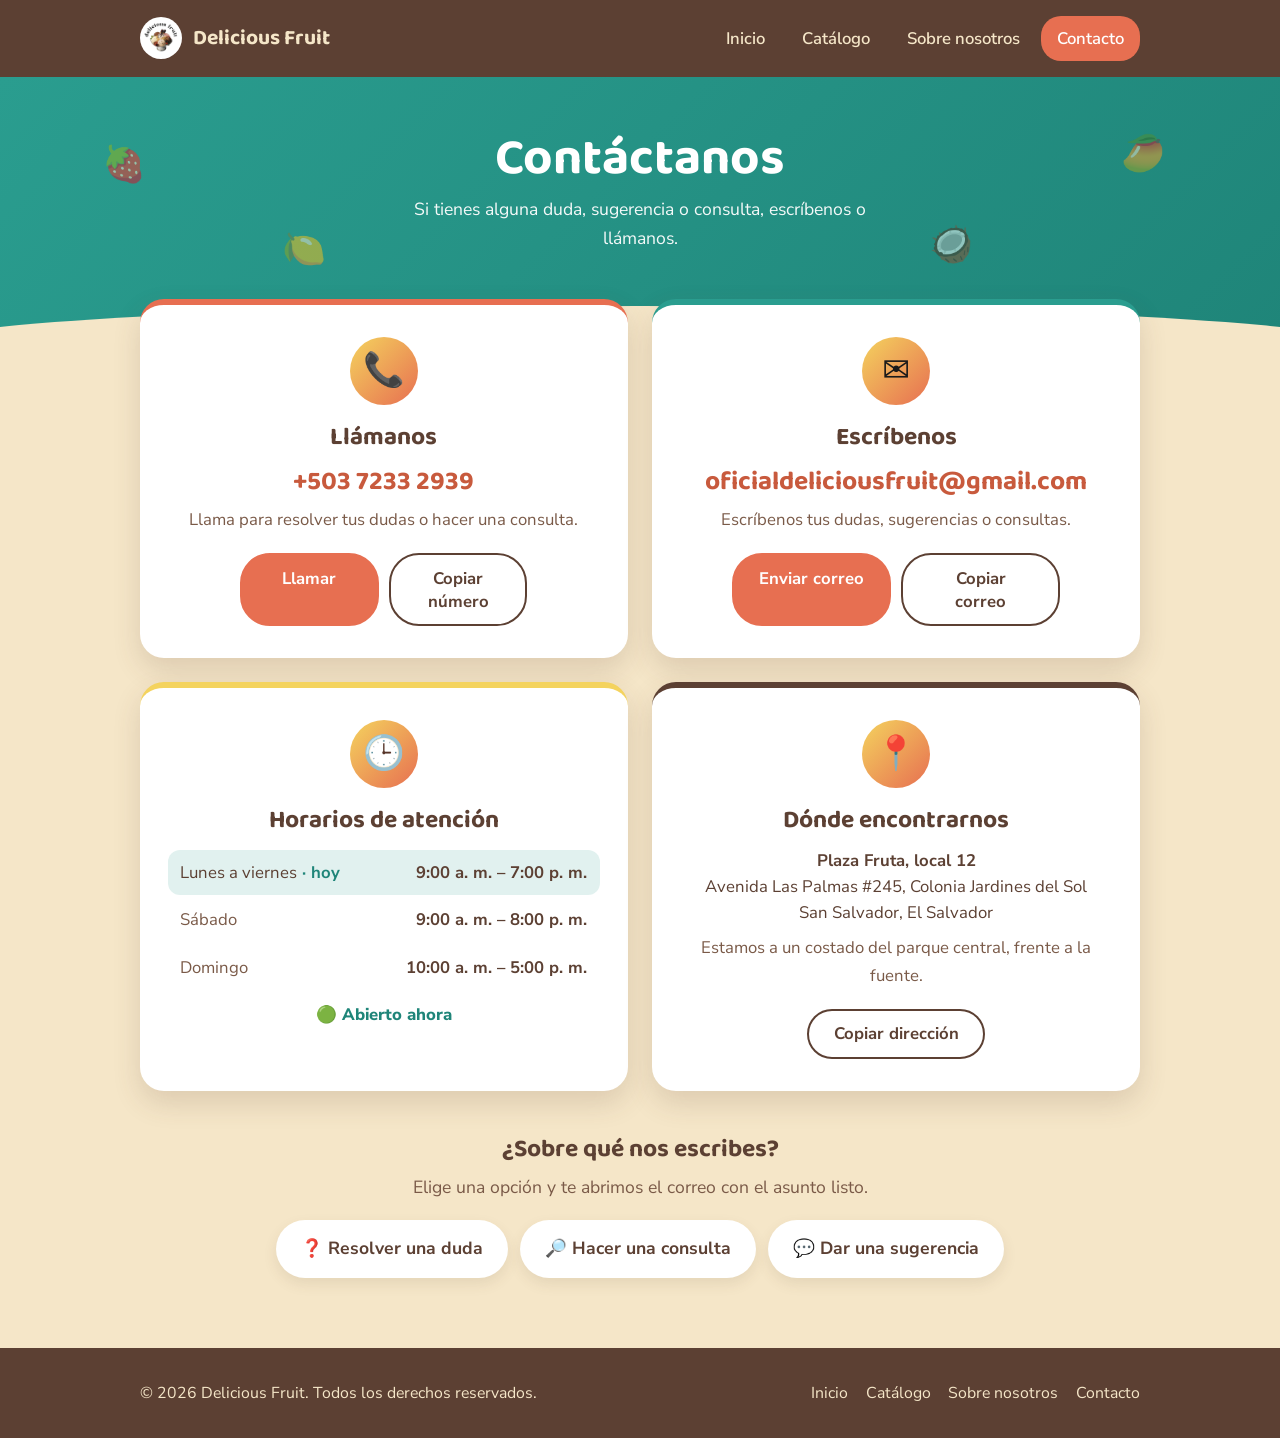
<file: contacto.html>
<!DOCTYPE html>
<html lang="es">
<head>
<meta charset="UTF-8">
<meta name="viewport" content="width=device-width, initial-scale=1.0">
<title>Contacto | Delicious Fruit</title>
<meta name="description" content="Contacta a Delicious Fruit: llámanos al +503 4444 5555 o escríbenos a DeliciousFruitofical@gmail.com. Consulta nuestros horarios y dónde encontrarnos.">
<link rel="icon" type="image/jpeg" href="img/logo.jpg">
<link rel="preconnect" href="https://fonts.googleapis.com">
<link rel="preconnect" href="https://fonts.gstatic.com" crossorigin>
<link href="https://fonts.googleapis.com/css2?family=Baloo+2:wght@500;600;700&family=Nunito+Sans:wght@400;600;700&display=swap" rel="stylesheet">
<link rel="stylesheet" href="css/contacto.css">
</head>
<body>

<header class="cabecera">
  <div class="contenedor cabecera-interior">
    <a href="index.html" class="logo"><img src="img/logo.jpg" alt="Logotipo Delicious Fruit"><span>Delicious Fruit</span></a>
    <input type="checkbox" id="toggle-menu" class="toggle-menu-input">
    <label for="toggle-menu" class="hamburguesa" aria-label="Abrir menú"><span></span><span></span><span></span></label>
    <label for="toggle-menu" class="menu-overlay"></label>
    <nav class="nav-mobile" aria-label="Menú principal">
      <div class="menu-cab"><span>Menú</span><label for="toggle-menu" class="menu-cerrar" aria-label="Cerrar menú">&times;</label></div>
      <a href="index.html#inicio">🏠 Inicio</a>
      <a href="catalogo.html">🍨 Catálogo</a>
      <a href="sobreNosotros.html">💛 Sobre nosotros</a>
      <a href="contacto.html" class="activo">📞 Contacto</a>
    </nav>
    <nav class="nav">
      <a href="index.html#inicio">Inicio</a>
      <a href="catalogo.html">Catálogo</a>
      <a href="sobreNosotros.html">Sobre nosotros</a>
      <a href="contacto.html" class="activo">Contacto</a>
    </nav>
  </div>
</header>

<section class="ct-hero">
  <span class="fr fr1" aria-hidden="true">🍓</span><span class="fr fr2" aria-hidden="true">🥭</span><span class="fr fr3" aria-hidden="true">🍋</span><span class="fr fr4" aria-hidden="true">🥥</span>
  <div class="contenedor">
    <h1>Contáctanos</h1>
    <p>Si tienes alguna duda, sugerencia o consulta, escríbenos o llámanos.</p>
  </div>
</section>

<main class="ct-main">
  <div class="contenedor">
    <div class="ct-grid">
      <article class="ct-card">
        <div class="ct-ico">📞</div>
        <h2>Llámanos</h2>
        <a class="ct-dato" href="tel:+50372332939">+503 7233 2939</a>
        <p>Llama para resolver tus dudas o hacer una consulta.</p>
        <div class="ct-botones">
          <a class="btn" href="tel:+50372332939">Llamar</a>
          <button type="button" class="btn btn-sec" data-copiar="+503 7233 2939" data-msg="Número copiado">Copiar número</button>
        </div>
      </article>

      <article class="ct-card">
        <div class="ct-ico">✉️</div>
        <h2>Escríbenos</h2>
        <a class="ct-dato" href="mailto:oficialdeliciousfruit@gmail.com">oficialdeliciousfruit<wbr>@gmail.com</a>
        <p>Escríbenos tus dudas, sugerencias o consultas.</p>
        <div class="ct-botones">
          <a class="btn" href="mailto:oficialdeliciousfruit@gmail.com">Enviar correo</a>
          <button type="button" class="btn btn-sec" data-copiar="oficialdeliciousfruit@gmail.com" data-msg="Correo copiado">Copiar correo</button>
        </div>
      </article>

      <article class="ct-card">
        <div class="ct-ico">🕒</div>
        <h2>Horarios de atención</h2>
        <ul class="horario" id="horario">
          <li data-dias="1,2,3,4,5"><span>Lunes a viernes</span><b>9:00 a. m. – 7:00 p. m.</b></li>
          <li data-dias="6"><span>Sábado</span><b>9:00 a. m. – 8:00 p. m.</b></li>
          <li data-dias="0"><span>Domingo</span><b>10:00 a. m. – 5:00 p. m.</b></li>
        </ul>
        <p class="estado" id="estado" role="status"></p>
      </article>

      <article class="ct-card">
        <div class="ct-ico">📍</div>
        <h2>Dónde encontrarnos</h2>
        <p class="ct-dir"><strong>Plaza Fruta, local 12</strong><br>Avenida Las Palmas #245, Colonia Jardines del Sol<br>San Salvador, El Salvador</p>
        <p>Estamos a un costado del parque central, frente a la fuente.</p>
        <div class="ct-botones">
          <button type="button" class="btn btn-sec" data-copiar="Plaza Fruta, local 12, Avenida Las Palmas #245, Colonia Jardines del Sol, San Salvador, El Salvador" data-msg="Dirección copiada">Copiar dirección</button>
        </div>
      </article>
    </div>

    <section class="ct-motivos">
      <h2>¿Sobre qué nos escribes?</h2>
      <p>Elige una opción y te abrimos el correo con el asunto listo.</p>
      <div class="motivos">
        <a class="motivo" href="mailto:DeliciousFruitofical@gmail.com?subject=Duda%20sobre%20Delicious%20Fruit">❓ Resolver una duda</a>
        <a class="motivo" href="mailto:DeliciousFruitofical@gmail.com?subject=Consulta%20sobre%20Delicious%20Fruit">🔎 Hacer una consulta</a>
        <a class="motivo" href="mailto:DeliciousFruitofical@gmail.com?subject=Sugerencia%20para%20Delicious%20Fruit">💬 Dar una sugerencia</a>
      </div>
    </section>
  </div>
</main>

<div class="toast" id="toast" role="status"></div>

<footer class="pie">
  <div class="contenedor pie-interior">
    <p>© 2026 Delicious Fruit. Todos los derechos reservados.</p>
    <nav class="pie-enlaces">
      <a href="index.html#inicio">Inicio</a><a href="catalogo.html">Catálogo</a><a href="sobreNosotros.html">Sobre nosotros</a><a href="contacto.html">Contacto</a>
    </nav>
  </div>
</footer>

<script>
  // Menú móvil: se cierra al elegir un enlace o con Esc
  const chk = document.getElementById('toggle-menu');
  document.querySelectorAll('.nav-mobile a').forEach(a => a.addEventListener('click', () => chk.checked = false));
  document.addEventListener('keydown', e => { if (e.key === 'Escape') chk.checked = false; });

  // Copiar número / correo
  const toast = document.getElementById('toast');
  let tt;
  document.querySelectorAll('[data-copiar]').forEach(b => b.addEventListener('click', async () => {
    try { await navigator.clipboard.writeText(b.dataset.copiar); }
    catch (e) {
      const t = document.createElement('textarea'); t.value = b.dataset.copiar; document.body.appendChild(t); t.select();
      document.execCommand('copy'); t.remove();
    }
    toast.textContent = '✔ ' + b.dataset.msg; toast.classList.add('ver');
    clearTimeout(tt); tt = setTimeout(() => toast.classList.remove('ver'), 1800);
  }));

  // Horario: marca el día de hoy y dice si estamos abiertos (hora de El Salvador)
  (() => {
    const HORAS = { 0: [10, 17], 1: [9, 19], 2: [9, 19], 3: [9, 19], 4: [9, 19], 5: [9, 19], 6: [9, 20] };
    const p = new Intl.DateTimeFormat('en-US', { timeZone: 'America/El_Salvador', weekday: 'short', hour: 'numeric', minute: 'numeric', hourCycle: 'h23' }).formatToParts(new Date());
    const val = t => p.find(x => x.type === t).value;
    const dia = { Sun: 0, Mon: 1, Tue: 2, Wed: 3, Thu: 4, Fri: 5, Sat: 6 }[val('weekday')];
    const min = (+val('hour') % 24) * 60 + +val('minute');
    document.querySelectorAll('#horario li').forEach(li => li.classList.toggle('hoy', li.dataset.dias.split(',').includes(String(dia))));
    const [a, c] = HORAS[dia], abierto = min >= a * 60 && min < c * 60, e = document.getElementById('estado');
    e.textContent = abierto ? '🟢 Abierto ahora' : '🔴 Cerrado ahora';
    e.className = 'estado ' + (abierto ? 'abierto' : 'cerrado');
  })();
</script>
</body>
</html>
</file>
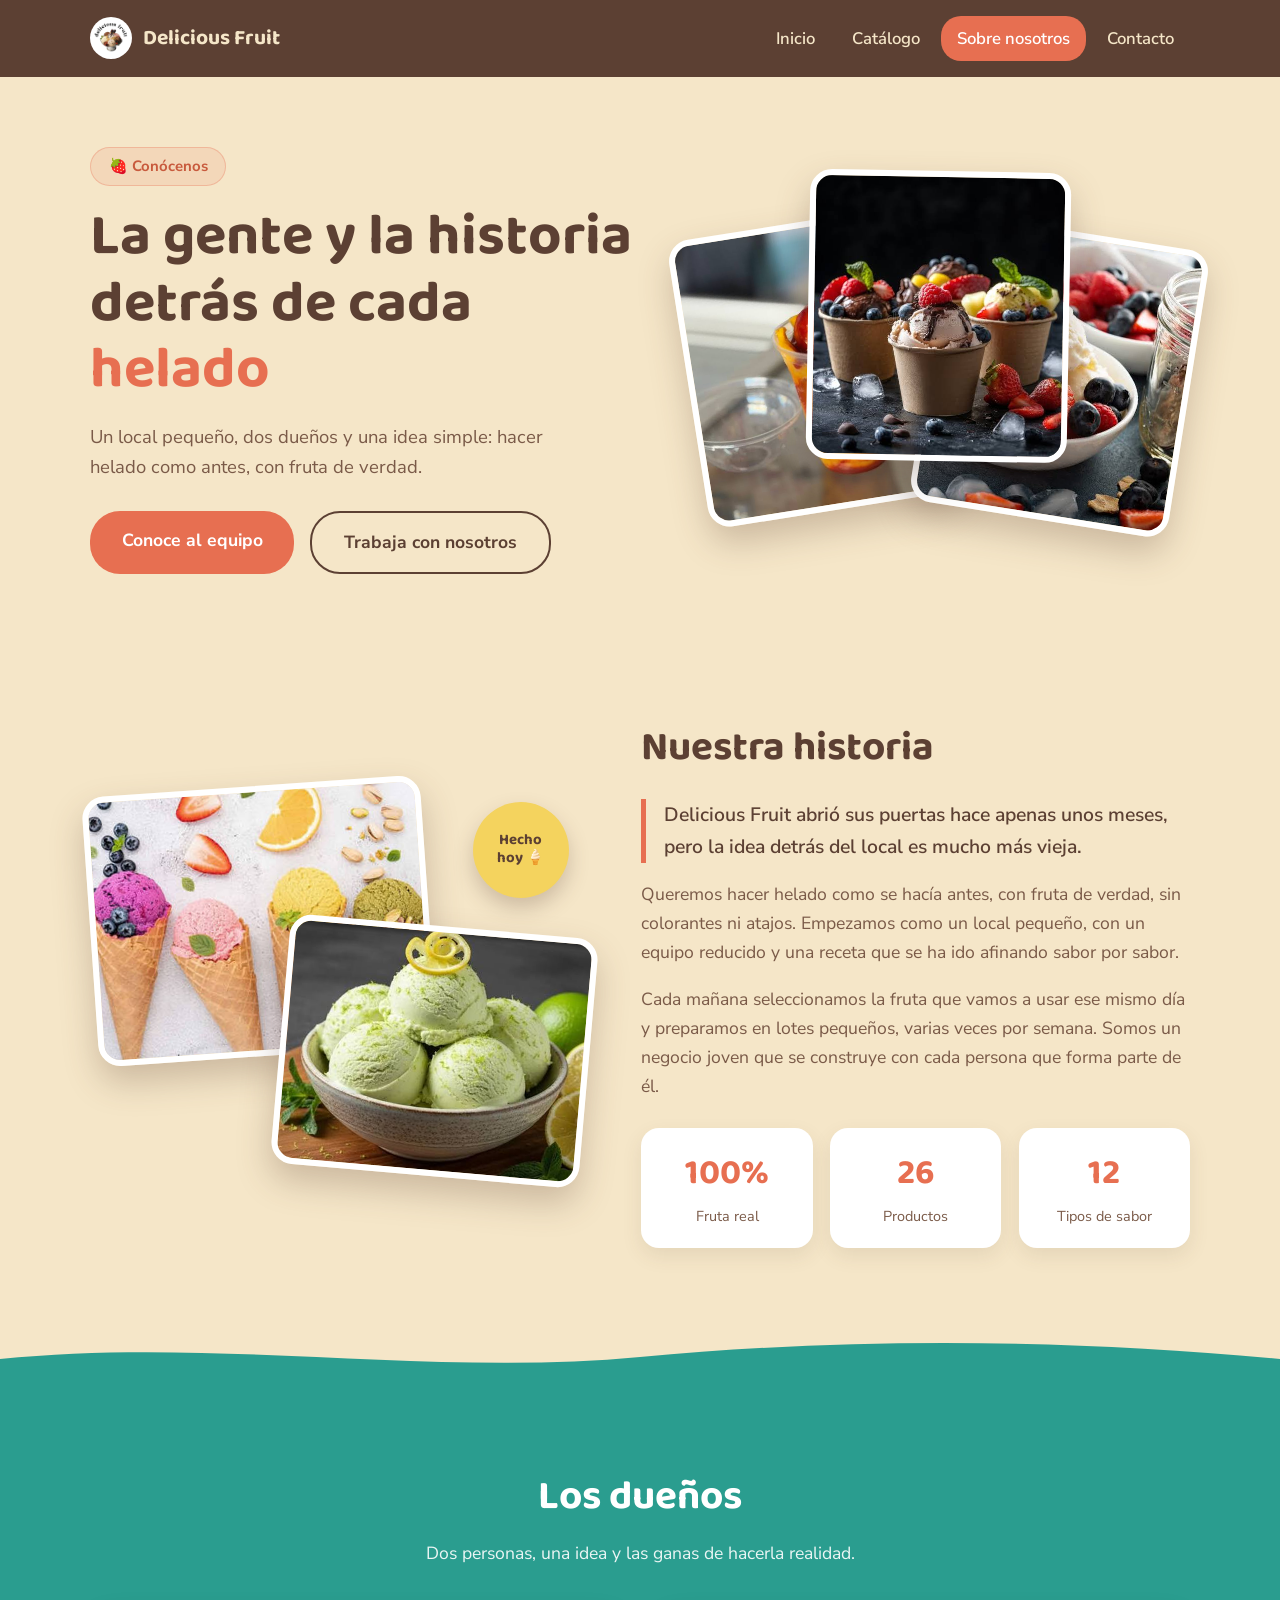
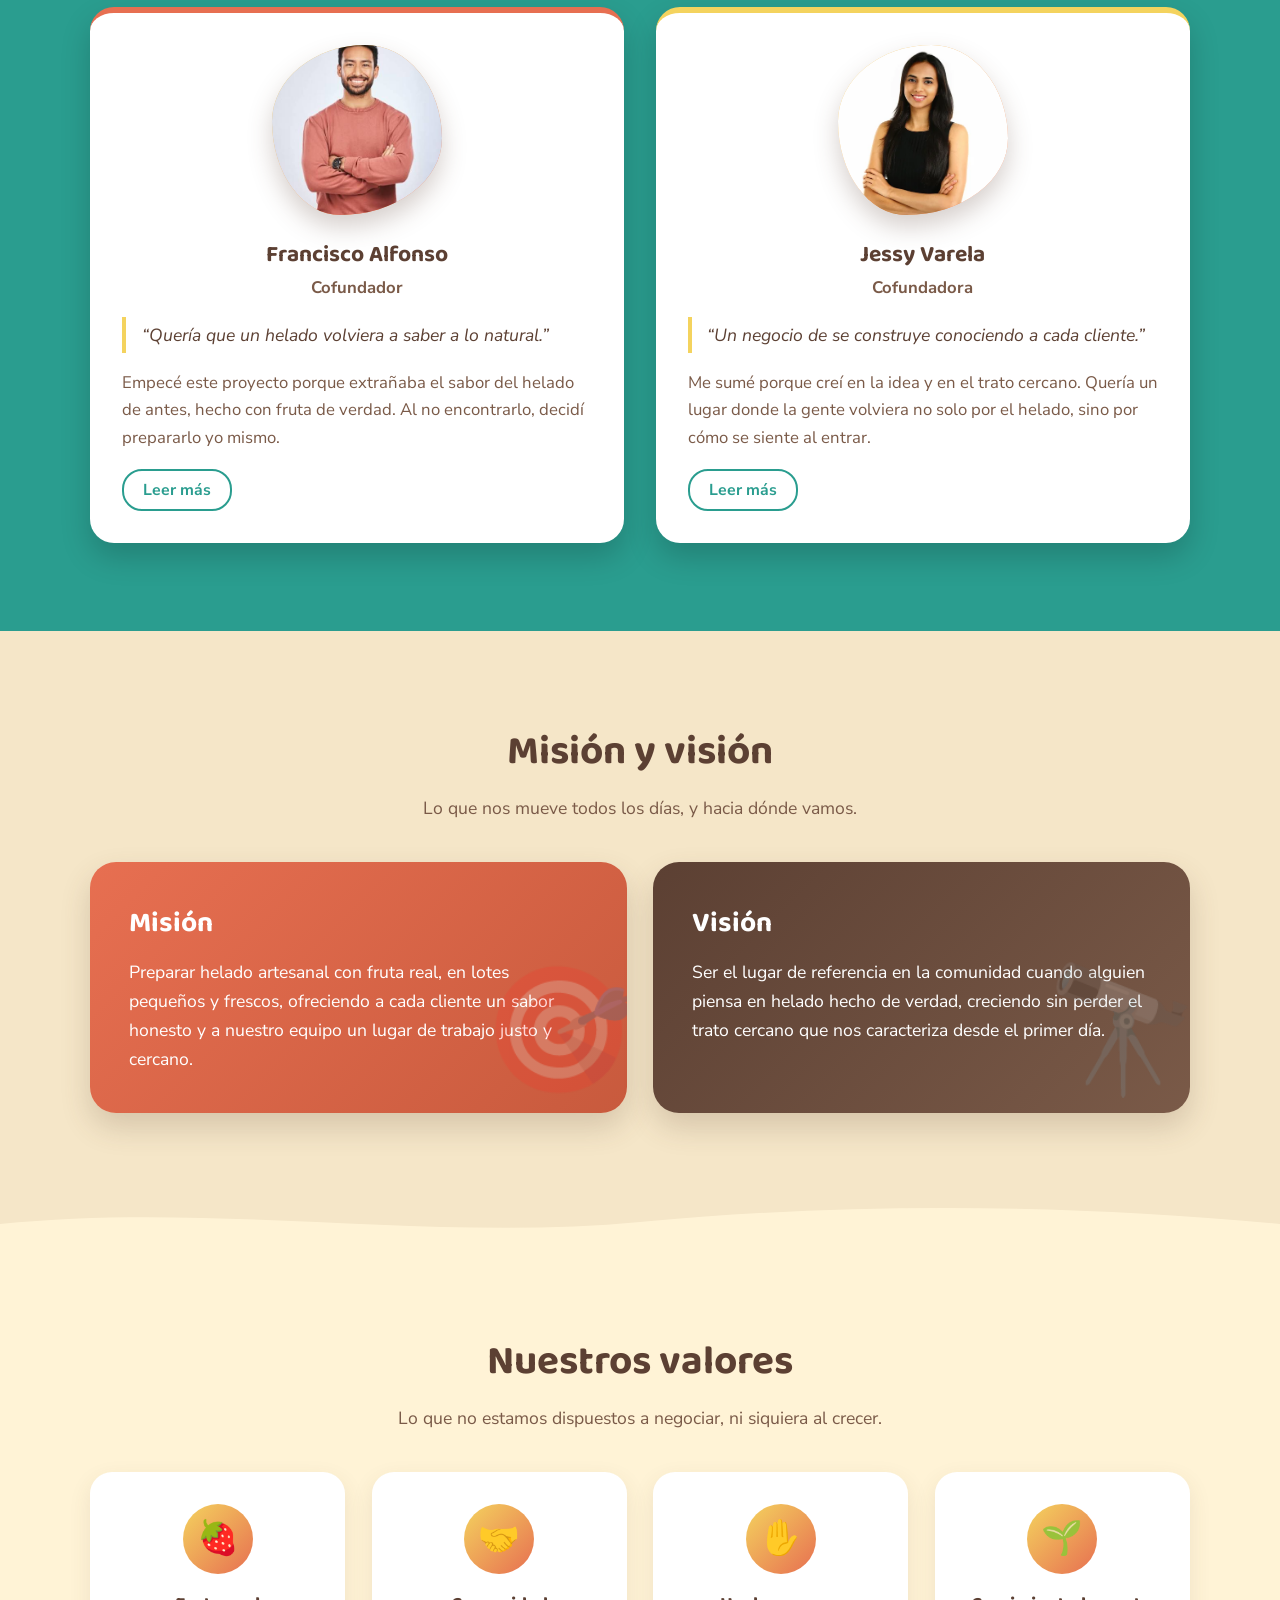
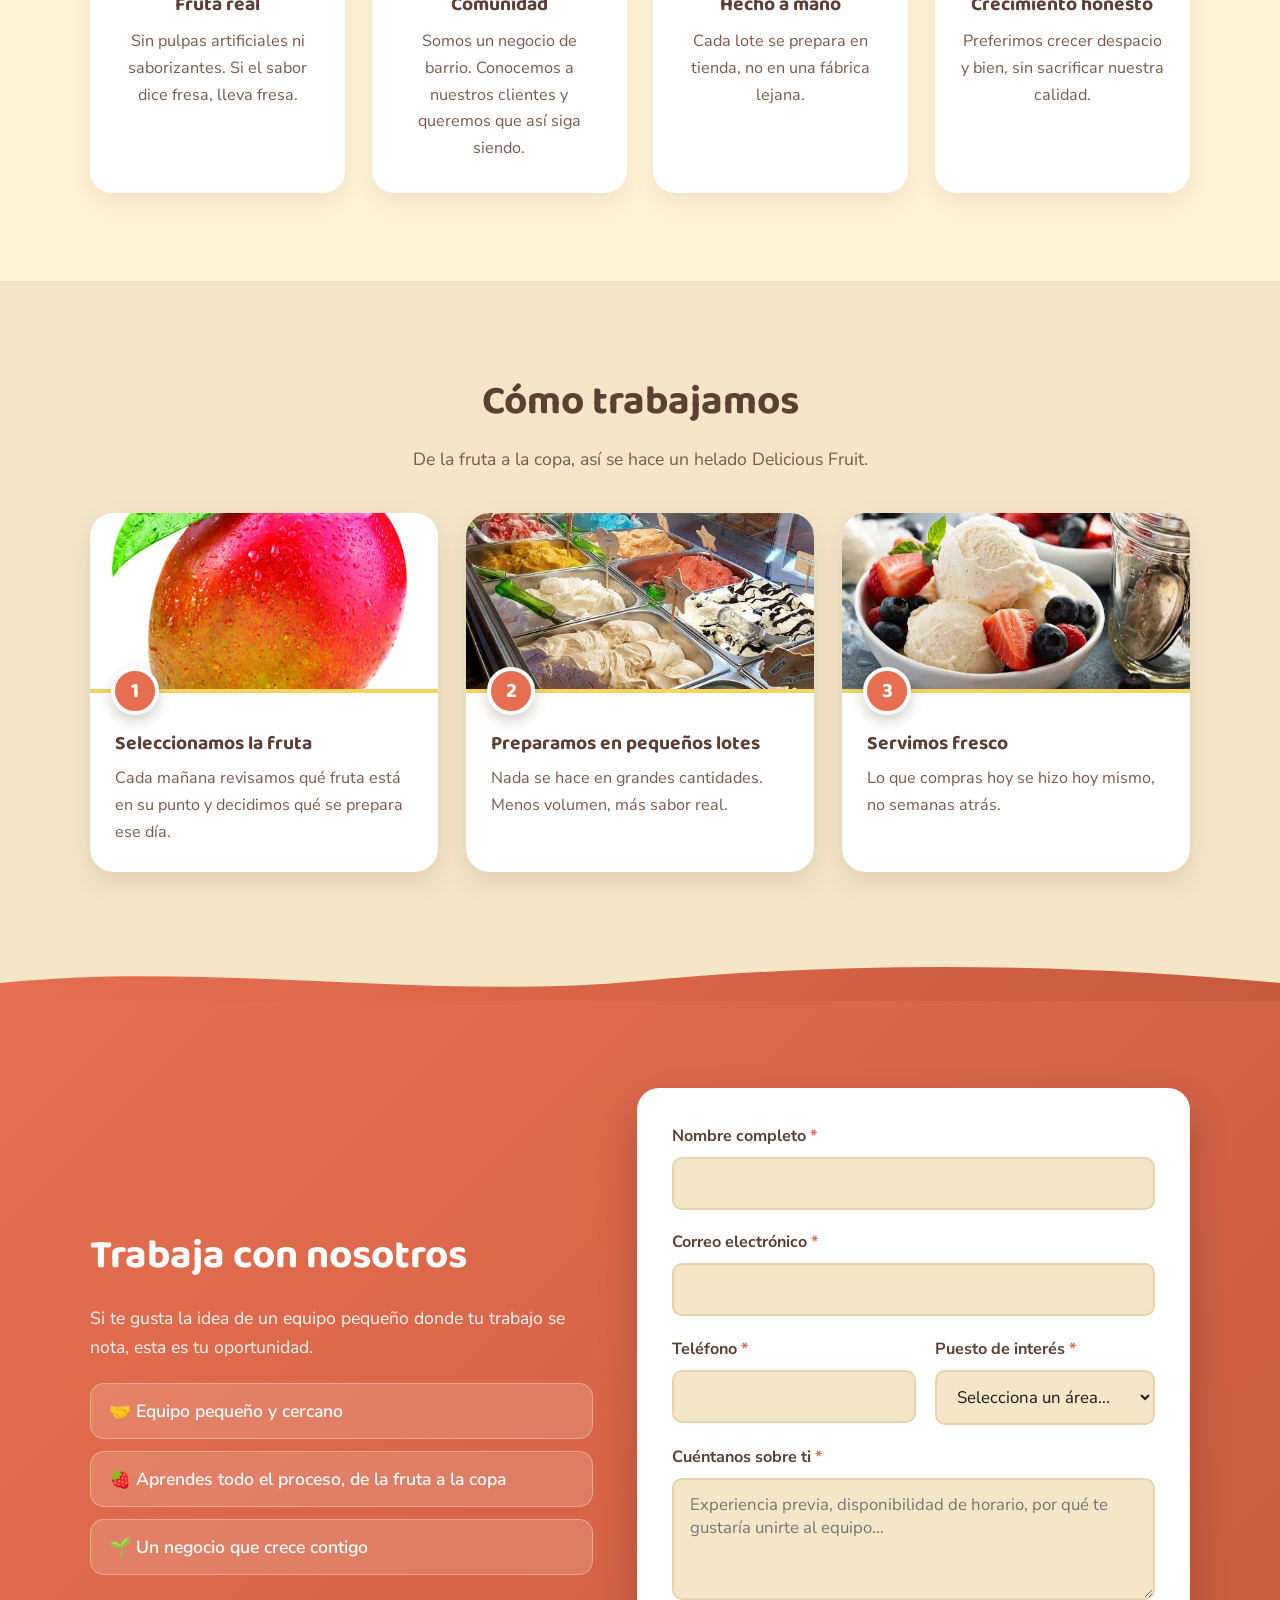
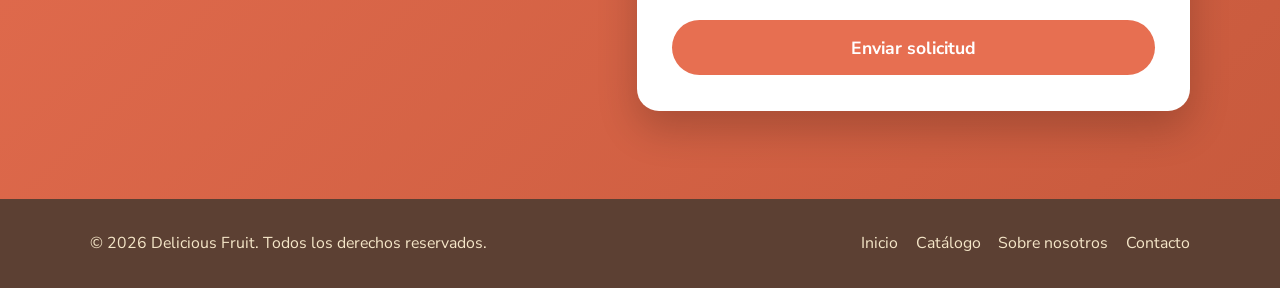
<file: sobreNosotros.html>
<!DOCTYPE html>
<html lang="es">
<head>
<meta charset="UTF-8">
<meta name="viewport" content="width=device-width, initial-scale=1.0">
<title>Sobre nosotros | Delicious Fruit</title>
<meta name="description" content="Conoce la historia, misión y valores de Delicious Fruit, y postúlate para trabajar con nosotros.">
<link rel="icon" type="image/png" href="img/logo.jpg">
<link rel="preconnect" href="https://fonts.googleapis.com">
<link rel="preconnect" href="https://fonts.gstatic.com" crossorigin>
<link href="https://fonts.googleapis.com/css2?family=Baloo+2:wght@500;600;700&family=Nunito+Sans:wght@400;600;700&display=swap" rel="stylesheet">
<link rel="stylesheet" href="css/sstyle.css">
</head>
<body>

<header class="cabecera">
  <div class="contenedor cabecera-interior">
    <a href="index.html" class="logo"><img src="img/logo.jpg" alt="Logotipo Delicious Fruit"><span>Delicious Fruit</span></a>
    <input type="checkbox" id="toggle-menu" class="toggle-menu-input">
    <label for="toggle-menu" class="hamburguesa" aria-label="Abrir menú"><span></span><span></span><span></span></label>
    <label for="toggle-menu" class="menu-overlay"></label>
    <nav class="nav-mobile" aria-label="Menú principal">
      <div class="menu-cab"><span>Menú</span><label for="toggle-menu" class="menu-cerrar" aria-label="Cerrar menú">&times;</label></div>
      <a href="index.html#inicio">🏠 Inicio</a>
      <a href="catalogo.html">🍨 Catálogo</a>
      <a href="sobreNosotros.html" class="activo">💛 Sobre nosotros</a>
      <a href="contacto.html">📞 Contacto</a>
    </nav>
    <nav class="nav">
      <a href="index.html#inicio">Inicio</a><a href="catalogo.html">Catálogo</a><a href="sobreNosotros.html" class="activo">Sobre nosotros</a><a href="contacto.html">Contacto</a>
    </nav>
  </div>
</header>

<section class="nos-hero">
  <div class="contenedor nos-grid">
    <div>
      <span class="etiqueta">🍓 Conócenos</span>
      <h1>La gente y la historia detrás de cada <em>helado</em></h1>
      <p>Un local pequeño, dos dueños y una idea simple: hacer helado como antes, con fruta de verdad.</p>
      <div class="acciones">
        <a href="#duenos" class="btn">Conoce al equipo</a>
        <a href="#trabaja-con-nosotros" class="btn btn-outline">Trabaja con nosotros</a>
      </div>
    </div>
    <div class="abanico">
      <img class="f1" src="img/helado-picante.jpg" alt="Helado picante">
      <img class="f2" src="img/heladosreal.jpg" alt="Helado artesanal Delicious Fruit">
      <img class="f3" src="img/frute.jpg" alt="Helado tropical">
    </div>
  </div>
</section>

<section class="seccion revelar" id="historia">
  <div class="contenedor hist-grid">
    <div class="apilado">
      <img class="a1" src="img/helados2.jpg" alt="Helado de fresa">
      <img class="a2" src="img/heladoLimon.jpg" alt="Helado de limón">
      <div class="sello">Hecho<br>hoy 🍦</div>
    </div>
    <div class="hist-texto">
      <h2>Nuestra historia</h2>
      <p class="destacado">Delicious Fruit abrió sus puertas hace apenas unos meses, pero la idea detrás del local es mucho más vieja.</p>
      <p>Queremos hacer helado como se hacía antes, con fruta de verdad, sin colorantes ni atajos. Empezamos como un local pequeño, con un equipo reducido y una receta que se ha ido afinando sabor por sabor.</p>
      <p>Cada mañana seleccionamos la fruta que vamos a usar ese mismo día y preparamos en lotes pequeños, varias veces por semana. Somos un negocio joven que se construye con cada persona que forma parte de él.</p>
      <div class="stats">
        <div class="stat"><strong data-n="100" data-s="%">0</strong><span>Fruta real</span></div>
        <div class="stat"><strong data-n="26">0</strong><span>Productos</span></div>
        <div class="stat"><strong data-n="12">0</strong><span>Tipos de sabor</span></div>
      </div>
    </div>
  </div>
</section>

<!-- Cambia los nombres y textos de los dueños por los reales -->
<section class="seccion banda banda-teal revelar" id="duenos">
  <div class="contenedor">
    <h2>Los dueños</h2>
    <p class="intro">Dos personas, una idea y las ganas de hacerla realidad.</p>
    <div class="duenos">
      <article class="dueno">
        <div class="dueno-foto"><img src="imagen/persona1.jpg" alt="Foto del primer dueño" onerror="this.style.display='none'"></div>
        <h3>Francisco Alfonso</h3>
        <p class="dueno-rol">Cofundador</p>
        <blockquote>“Quería que un helado volviera a saber a lo natural.”</blockquote>
        <p>Empecé este proyecto porque extrañaba el sabor del helado de antes, hecho con fruta de verdad. Al no encontrarlo, decidí prepararlo yo mismo.</p>
        <div class="dueno-mas"><p>Empezamos probando recetas en casa, sabor por sabor, hasta que la fruta hablara por sí sola. Hoy cada lote lleva esa misma idea.</p></div>
        <button class="leer-mas" type="button" aria-expanded="false">Leer más</button>
      </article>
      <article class="dueno">
        <div class="dueno-foto"><img src="imagen/persona2.jpg" alt="Foto de la segunda dueña" onerror="this.style.display='none'"></div>
        <h3>Jessy Varela</h3>
        <p class="dueno-rol">Cofundadora</p>
        <blockquote>“Un negocio de se construye conociendo a cada cliente.”</blockquote>
        <p>Me sumé porque creí en la idea y en el trato cercano. Quería un lugar donde la gente volviera no solo por el helado, sino por cómo se siente al entrar.</p>
        <div class="dueno-mas"><p>Cuidamos cada detalle: la fruta, el equipo y la atención. Queremos crecer despacio, sin perder lo que nos hizo empezar.</p></div>
        <button class="leer-mas" type="button" aria-expanded="false">Leer más</button>
      </article>
    </div>
  </div>
</section>

<section class="seccion revelar">
  <div class="contenedor">
    <h2>Misión y visión</h2>
    <p class="intro">Lo que nos mueve todos los días, y hacia dónde vamos.</p>
    <div class="mv">
      <article class="mv-tarjeta" data-ico="🎯"><h3>Misión</h3><p>Preparar helado artesanal con fruta real, en lotes pequeños y frescos, ofreciendo a cada cliente un sabor honesto y a nuestro equipo un lugar de trabajo justo y cercano.</p></article>
      <article class="mv-tarjeta" data-ico="🔭"><h3>Visión</h3><p>Ser el lugar de referencia en la comunidad cuando alguien piensa en helado hecho de verdad, creciendo sin perder el trato cercano que nos caracteriza desde el primer día.</p></article>
    </div>
  </div>
</section>

<section class="seccion banda banda-crema revelar">
  <div class="contenedor">
    <h2>Nuestros valores</h2>
    <p class="intro">Lo que no estamos dispuestos a negociar, ni siquiera al crecer.</p>
    <div class="grid-valores">
      <article class="valor"><div class="valor-icono">🍓</div><h3>Fruta real</h3><p>Sin pulpas artificiales ni saborizantes. Si el sabor dice fresa, lleva fresa.</p></article>
      <article class="valor"><div class="valor-icono">🤝</div><h3>Comunidad</h3><p>Somos un negocio de barrio. Conocemos a nuestros clientes y queremos que así siga siendo.</p></article>
      <article class="valor"><div class="valor-icono">✋</div><h3>Hecho a mano</h3><p>Cada lote se prepara en tienda, no en una fábrica lejana.</p></article>
      <article class="valor"><div class="valor-icono">🌱</div><h3>Crecimiento honesto</h3><p>Preferimos crecer despacio y bien, sin sacrificar nuestra calidad.</p></article>
    </div>
  </div>
</section>

<section class="seccion revelar">
  <div class="contenedor">
    <h2>Cómo trabajamos</h2>
    <p class="intro">De la fruta a la copa, así se hace un helado Delicious Fruit.</p>
    <div class="pasos-grid">
      <article class="paso-card">
        <div class="paso-foto"><img src="img/mango.jpg" alt="Fruta fresca"></div><div class="paso-num">1</div>
        <div class="paso-cuerpo"><h3>Seleccionamos la fruta</h3><p>Cada mañana revisamos qué fruta está en su punto y decidimos qué se prepara ese día.</p></div>
      </article>
      <article class="paso-card">
        <div class="paso-foto"><img src="img/lotes.jpg" alt="Preparación en lotes"></div><div class="paso-num">2</div>
        <div class="paso-cuerpo"><h3>Preparamos en pequeños lotes</h3><p>Nada se hace en grandes cantidades. Menos volumen, más sabor real.</p></div>
      </article>
      <article class="paso-card">
        <div class="paso-foto"><img src="img/frute.jpg" alt="Helado servido fresco"></div><div class="paso-num">3</div>
        <div class="paso-cuerpo"><h3>Servimos fresco</h3><p>Lo que compras hoy se hizo hoy mismo, no semanas atrás.</p></div>
      </article>
    </div>
  </div>
</section>

<section class="seccion banda banda-coral revelar" id="trabaja-con-nosotros">
  <div class="contenedor trabajo">
    <div class="trabajo-texto">
      <h2>Trabaja con nosotros</h2>
      <p>Si te gusta la idea de un equipo pequeño donde tu trabajo se nota, esta es tu oportunidad.</p>
      <ul class="ventajas">
        <li>🤝 Equipo pequeño y cercano</li>
        <li>🍓 Aprendes todo el proceso, de la fruta a la copa</li>
        <li>🌱 Un negocio que crece contigo</li>
      </ul>
    </div>
    <form class="form" action="#" method="post">
      <div class="fila-campos">
        <div class="campo"><label for="nombre-trabajo">Nombre completo <span class="req">*</span></label><input type="text" id="nombre-trabajo" name="nombre" required></div>
        <div class="campo"><label for="correo-trabajo">Correo electrónico <span class="req">*</span></label><input type="email" id="correo-trabajo" name="correo" required></div>
      </div>
      <div class="fila-campos">
        <div class="campo"><label for="telefono-trabajo">Teléfono <span class="req">*</span></label><input type="tel" id="telefono-trabajo" name="telefono" required></div>
        <div class="campo">
          <label for="puesto">Puesto de interés <span class="req">*</span></label>
          <select id="puesto" name="puesto" required>
            <option value="">Selecciona un área...</option><option value="ventas">Ventas</option><option value="produccion">Producción</option><option value="almacen">Almacén</option><option value="otro">Otro</option>
          </select>
        </div>
      </div>
      <div class="campo">
        <label for="experiencia">Cuéntanos sobre ti <span class="req">*</span></label>
        <textarea id="experiencia" name="experiencia" rows="4" placeholder="Experiencia previa, disponibilidad de horario, por qué te gustaría unirte al equipo..." required></textarea>
      </div>
      <button type="submit" class="btn-form">Enviar solicitud</button>
      <p class="form-ok" role="status">¡Gracias! Recibimos tu solicitud y te escribiremos pronto. 🍨</p>
    </form>
  </div>
</section>

<footer class="pie">
  <div class="contenedor pie-interior">
    <p>© 2026 Delicious Fruit. Todos los derechos reservados.</p>
    <nav class="pie-enlaces">
      <a href="index.html#inicio">Inicio</a><a href="catalogo.html">Catálogo</a><a href="sobreNosotros.html">Sobre nosotros</a><a href="contacto.html">Contacto</a>
    </nav>
  </div>
</footer>

<script>
  // Aparición al hacer scroll + contadores animados
  const contar = el => {
    const meta = +el.dataset.n, suf = el.dataset.s || '', t0 = performance.now();
    const paso = t => { const p = Math.min((t - t0) / 1200, 1); el.textContent = Math.round(meta * p) + suf; if (p < 1) requestAnimationFrame(paso); };
    requestAnimationFrame(paso);
  };
  const obs = new IntersectionObserver(es => es.forEach(e => {
    if (!e.isIntersecting) return;
    e.target.classList.add('visible');
    e.target.querySelectorAll('[data-n]').forEach(contar);
    obs.unobserve(e.target);
  }), { threshold: 0.12 });
  document.querySelectorAll('.revelar').forEach(el => obs.observe(el));

  // "Leer más" en las tarjetas de los dueños
  document.querySelectorAll('.leer-mas').forEach(b => b.addEventListener('click', () => {
    const abierto = b.closest('.dueno').classList.toggle('abierto');
    b.textContent = abierto ? 'Leer menos' : 'Leer más';
    b.setAttribute('aria-expanded', abierto);
  }));

  // Confirmación al enviar el formulario
  document.querySelector('.form').addEventListener('submit', e => {
    e.preventDefault();
    e.target.classList.add('enviado');
    e.target.reset();
  });
</script>
<script>
  // Menú móvil: se cierra al elegir un enlace o con Esc
  (() => {
    const chk = document.getElementById('toggle-menu');
    document.querySelectorAll('.nav-mobile a').forEach(a => a.addEventListener('click', () => chk.checked = false));
    document.addEventListener('keydown', e => { if (e.key === 'Escape') chk.checked = false; });
  })();
</script>
</body>
</html>
</file>
<file: css/estilo.css>
:root{--crema:#F5E6C8;--cafe:#5C4033;--cafe-suave:#7A5A48;--coral:#E76F51;--coral-oscuro:#C85A3D;--teal:#2A9D8F;--teal-oscuro:#1F8579;--amarillo:#F4D35E;--texto:#1A1A1A;--blanco:#FFF}
*,*::before,*::after{box-sizing:border-box;margin:0;padding:0}
img{max-width:100%;height:auto;display:block}
body{font-family:'Nunito Sans',system-ui,sans-serif;color:var(--texto);line-height:1.6;background:var(--crema);overflow-x:hidden}
h1,h2,h3{font-family:'Baloo 2',sans-serif;color:var(--cafe)}
.contenedor{width:92%;max-width:1280px;margin:0 auto}
.solo-lectores{position:absolute;width:1px;height:1px;overflow:hidden;clip:rect(0 0 0 0)}
@keyframes aparecer{from{opacity:0;transform:translateY(14px) scale(.97)}to{opacity:1;transform:none}}
@keyframes flotar{0%,100%{transform:translateY(0) rotate(0)}50%{transform:translateY(-12px) rotate(8deg)}}

/* Header */
.cabecera{background:var(--cafe);padding:.9rem 0;position:sticky;top:0;z-index:100}
.cabecera-interior{display:flex;align-items:center;justify-content:space-between;flex-wrap:wrap}
.logo{display:flex;align-items:center;gap:.6rem;text-decoration:none}
.logo img{width:42px;height:42px;border-radius:50%;object-fit:cover;transition:transform .5s}
.logo:hover img{transform:rotate(360deg) scale(1.12)}
.logo span{color:var(--crema);font-family:'Baloo 2',sans-serif;font-weight:700;font-size:1.2rem}
.nav{display:none;gap:.3rem}
.nav a{color:var(--crema);text-decoration:none;padding:.5rem .9rem;border-radius:20px;font-weight:600;font-size:.95rem;transition:background .2s,color .2s}
.nav a:hover,.nav a.activo{background:var(--coral);color:var(--blanco)}
.toggle-menu-input{display:none}
.hamburguesa{display:flex;flex-direction:column;cursor:pointer;padding:.4rem}
.hamburguesa span{width:26px;height:3px;background:var(--crema);border-radius:2px;margin-bottom:5px}
.hamburguesa span:last-child{margin-bottom:0}
.nav-mobile{display:flex;flex-direction:column;width:100%;max-height:0;overflow:hidden;transition:max-height .3s}
.nav-mobile a{color:var(--crema);text-decoration:none;padding:.6rem .5rem;font-weight:600}
.nav-mobile a.activo{color:var(--amarillo)}
.toggle-menu-input:checked~.nav-mobile{max-height:240px;margin-top:.6rem}
@media(min-width:780px){.nav{display:flex}.hamburguesa,.nav-mobile{display:none}}

.btn{display:inline-block;border:none;background:var(--coral);color:var(--blanco);text-decoration:none;font:700 1rem 'Nunito Sans',sans-serif;padding:.8rem 1.7rem;border-radius:30px;cursor:pointer;transition:background .2s,transform .2s}
.btn:hover{background:var(--coral-oscuro);transform:translateY(-2px)}

/* Banner con buscador */
.cat-hero{position:relative;overflow:hidden;text-align:center;color:var(--blanco);background:linear-gradient(135deg,var(--teal),var(--teal-oscuro));padding:clamp(2.2rem,5vw,3.4rem) 0 clamp(4.6rem,9vw,5.6rem)}
.cat-hero h1{color:var(--blanco);font-size:clamp(2rem,4.6vw,3.1rem);line-height:1.15}
.cat-hero p{opacity:.92}
.cat-hero::after{content:"";position:absolute;left:-5%;right:-5%;bottom:-1px;height:36px;background:var(--crema);border-radius:50% 50% 0 0/100% 100% 0 0}
.cat-hero .contenedor{position:relative;z-index:1}
.fr{position:absolute;font-size:2.2rem;opacity:.55;animation:flotar 5s ease-in-out infinite;pointer-events:none}
.fr1{left:7%;top:18%}.fr2{right:9%;top:14%;animation-delay:1s}.fr3{left:20%;bottom:22%;animation-delay:2s}.fr4{right:22%;bottom:24%;animation-delay:3s}
.buscador{position:relative;max-width:580px;margin:1.4rem auto 0}
.buscador::before{content:"🔍";position:absolute;left:1.2rem;top:50%;transform:translateY(-50%);font-size:1.1rem;pointer-events:none}
.buscador input{width:100%;padding:1rem 3rem 1rem 3.2rem;border:3px solid transparent;border-radius:40px;font:600 1rem 'Nunito Sans',sans-serif;color:var(--texto);background:var(--blanco);box-shadow:0 14px 30px rgba(0,0,0,.2);transition:border-color .2s,transform .2s}
.buscador input:focus{outline:none;border-color:var(--amarillo);transform:translateY(-2px)}
.buscador button{position:absolute;right:.9rem;top:50%;transform:translateY(-50%);width:30px;height:30px;border-radius:50%;border:none;background:var(--crema);color:var(--cafe);font-size:1.3rem;line-height:1;cursor:pointer}
.buscador button:hover{background:var(--coral);color:var(--blanco)}
.buscador button[hidden]{display:none}

/* Filtros (arriba) */
.seccion-catalogo{padding:0 0 clamp(3rem,6vw,4.5rem)}
.filtros{position:relative;z-index:50;margin:-2.4rem 0 1.4rem;background:var(--blanco);border:1px solid #ecdcb8;border-radius:24px;padding:1rem 1.3rem;box-shadow:0 12px 30px rgba(92,64,51,.15)}
.fila{display:flex;align-items:center;gap:.8rem 1rem;flex-wrap:wrap}
.fila[hidden]{display:none}
.fila-sabor{margin-top:.9rem;padding-top:.9rem;border-top:2px dashed rgba(92,64,51,.15);align-items:flex-start}
.fila-titulo{font:700 .8rem 'Nunito Sans',sans-serif;letter-spacing:.05em;text-transform:uppercase;color:var(--cafe-suave)}
.chips{display:flex;flex-wrap:wrap;gap:.55rem}
.chip{display:inline-flex;align-items:center;gap:.4rem;padding:.6rem 1.15rem;border:2px solid transparent;border-radius:999px;background:var(--crema);color:var(--cafe);font:700 .92rem 'Nunito Sans',sans-serif;cursor:pointer;transition:transform .25s,background .25s,color .25s,box-shadow .25s,border-color .25s}
.chip:hover{transform:translateY(-3px);border-color:var(--coral);box-shadow:0 6px 14px rgba(92,64,51,.15)}
.chip .cuenta{font-weight:600;font-size:.8rem;opacity:.75}
.chip.activo{background:var(--coral);color:var(--blanco);box-shadow:0 8px 16px rgba(231,111,81,.35)}
.chip-sabor.activo{background:var(--teal);box-shadow:0 8px 16px rgba(42,157,143,.35)}
.orden{margin-left:auto;display:flex;align-items:center;gap:.6rem;font-weight:700;font-size:.88rem;color:var(--cafe-suave)}
.orden select{padding:.55rem 2rem .55rem .9rem;border:2px solid #e3d3ae;border-radius:999px;background:var(--crema);color:var(--cafe);font:700 .88rem 'Nunito Sans',sans-serif;cursor:pointer}
.orden select:focus{outline:none;border-color:var(--teal)}
.resultados{font-size:.92rem;color:var(--cafe-suave);margin-bottom:1.1rem}
.resultados strong{color:var(--cafe)}

/* Cuadrícula y tarjetas */
.grid-catalogo{display:grid;grid-template-columns:repeat(auto-fill,minmax(270px,1fr));gap:1.4rem}
.tarjeta{display:flex;flex-direction:column;background:var(--blanco);border-radius:22px;overflow:hidden;box-shadow:0 8px 22px rgba(92,64,51,.12);transition:transform .35s cubic-bezier(.25,.8,.25,1),box-shadow .35s;animation:aparecer .45s ease backwards}
.tarjeta[hidden]{display:none}
.tarjeta:hover{transform:translateY(-10px) scale(1.02);box-shadow:0 20px 38px rgba(92,64,51,.25)}
.tarjeta-imagen{position:relative;height:210px;overflow:hidden;background:linear-gradient(135deg,var(--amarillo),var(--coral))}
.tarjeta-imagen img{width:100%;height:100%;object-fit:cover;transition:transform .5s,filter .5s}
.tarjeta:hover .tarjeta-imagen img{transform:scale(1.12);filter:brightness(1.05)}
.tarjeta-imagen::after{content:"";position:absolute;inset:0;pointer-events:none;background:linear-gradient(115deg,transparent 30%,rgba(255,255,255,.55) 50%,transparent 70%);transform:translateX(-120%);transition:transform .7s}
.tarjeta:hover .tarjeta-imagen::after{transform:translateX(120%)}
.tarjeta-imagen::before{content:"Postre";position:absolute;z-index:2;top:.8rem;left:.8rem;padding:.25rem .8rem;border-radius:20px;background:rgba(255,255,255,.92);color:var(--cafe);font:700 .75rem 'Nunito Sans',sans-serif;box-shadow:0 4px 10px rgba(0,0,0,.15)}
.cat-paletas .tarjeta-imagen::before{content:"Paleta"}
.cat-para-llevar .tarjeta-imagen::before{content:"Para llevar"}
.precio{position:absolute;z-index:2;right:.8rem;bottom:.8rem;padding:.3rem .95rem;border-radius:20px;background:var(--coral);color:var(--blanco);font:700 1.15rem 'Baloo 2',sans-serif;box-shadow:0 6px 14px rgba(0,0,0,.3);transition:transform .3s,background .3s}
.tarjeta:hover .precio{transform:scale(1.12) rotate(-3deg);background:var(--teal)}
.tarjeta-cuerpo{display:flex;flex-direction:column;flex:1;padding:1.1rem 1.2rem 1.3rem}
.tarjeta h3{font-size:1.15rem;transition:color .3s}
.tarjeta:hover h3{color:var(--coral)}
.tarjeta p{color:var(--cafe-suave);font-size:.93rem;margin:.2rem 0 .9rem}

/* Sin resultados */
.vacio{text-align:center;padding:3rem 1rem;background:var(--blanco);border-radius:24px;box-shadow:0 8px 22px rgba(92,64,51,.1)}
.vacio[hidden]{display:none}
.vacio-ico{font-size:3.5rem;animation:flotar 4s ease-in-out infinite}
.vacio p{color:var(--cafe-suave);margin:.3rem 0 1.2rem}

/* Footer */
.pie{background:var(--cafe);color:var(--crema);padding:1.8rem 0}
.pie-interior{display:flex;flex-direction:column;gap:1rem;text-align:center;font-size:.9rem}
.pie-enlaces{display:flex;gap:1rem;flex-wrap:wrap;justify-content:center}
.pie-enlaces a{color:var(--crema);text-decoration:none;transition:color .2s}
.pie-enlaces a:hover{color:var(--amarillo)}
@media(min-width:700px){.pie-interior{flex-direction:row;justify-content:space-between}}

/* Responsive */
.chip .emo{line-height:1}
/* Escritorio: lo propio del panel móvil queda oculto */
.tab-categorias,.filtros-overlay,.filtros-cab,.ver-resultados{display:none}

@media(max-width:760px){
  .seccion-catalogo{padding-top:1.3rem}
  .fr{display:none}

  /* Pestaña "Categorías" pegada a la izquierda (el carrito queda abajo a la derecha) */
  .tab-categorias{display:flex;position:fixed;left:0;top:50%;transform:translateY(-50%);z-index:99;padding:.9rem .6rem;border:none;border-radius:0 25px 25px 0;background:var(--coral);color:var(--blanco);font:700 .95rem 'Baloo 2',sans-serif;writing-mode:vertical-rl;cursor:pointer;box-shadow:4px 0 15px rgba(0,0,0,.25);transition:background .2s,padding .2s}
  .tab-categorias:hover,.tab-categorias:active{background:var(--coral-oscuro);padding-left:.9rem}

  /* El bloque de filtros pasa a ser un panel lateral */
  .filtros-overlay{display:block;position:fixed;inset:0;z-index:110;background:rgba(40,25,18,.5);backdrop-filter:blur(2px);opacity:0;pointer-events:none;transition:opacity .3s}
  .filtros-overlay.ver{opacity:1;pointer-events:auto}
  .filtros{position:fixed;top:0;left:0;bottom:0;margin:0;z-index:120;width:min(340px,88vw);overflow-y:auto;overflow-x:hidden;padding:0 0 1rem;border:none;border-radius:0 24px 24px 0;transform:translateX(-105%);visibility:hidden;transition:transform .3s ease,visibility 0s .3s}
  .filtros.abierto{transform:none;visibility:visible;transition:transform .3s ease}
  .filtros-cab{display:flex;align-items:center;justify-content:space-between;position:sticky;top:0;z-index:2;padding:.9rem 1.1rem;background:var(--cafe);color:var(--crema);font:700 1.2rem 'Baloo 2',sans-serif}
  .fila{display:block;padding:1rem 1.1rem 0}
  .fila-sabor{margin:1rem 1.1rem 0;padding:1rem 0 0;border-top:2px dashed rgba(92,64,51,.15)}
  .fila-titulo{display:block;margin-bottom:.6rem}
  .chips{display:grid;grid-template-columns:1fr;gap:.45rem;overflow:visible}
  .chip{justify-content:flex-start;gap:.55rem;width:100%;height:2.7rem;padding:0 1rem;font-size:.92rem;text-align:left;line-height:1;white-space:nowrap}
  .chip .cuenta{margin-left:auto;flex:0 0 auto;font-size:.8rem}
  .chip:hover{transform:none}
  .orden{margin:1rem 0 0;width:100%;flex-direction:column;align-items:stretch;gap:.4rem}
  .orden select{max-width:none;width:100%}
  .filtros .ver-resultados{display:block;position:sticky;bottom:.6rem;width:auto;margin:1.2rem 1.1rem 0;box-shadow:0 0 0 .6rem var(--blanco)}
}
@media(max-width:560px){
  .grid-catalogo{grid-template-columns:repeat(2,1fr);gap:.9rem}
  .tarjeta{border-radius:18px}
  .tarjeta-imagen{height:140px}
  .tarjeta-imagen::before{top:.5rem;left:.5rem;font-size:.66rem;padding:.2rem .6rem}
  .precio{right:.5rem;bottom:.5rem;font-size:1rem;padding:.2rem .7rem}
  .tarjeta-cuerpo{padding:.8rem .85rem 1rem}
  .tarjeta h3{font-size:1rem}
  .tarjeta p{font-size:.8rem;margin-bottom:.6rem}
}
/* ===== Carrito ===== */
[hidden]{display:none!important}
body:has(dialog[open]){overflow:hidden}
@keyframes pop{0%{transform:scale(1)}40%{transform:scale(1.35) rotate(-12deg)}100%{transform:scale(1)}}
@keyframes pulso{0%{transform:scale(1)}40%{transform:scale(1.15)}100%{transform:scale(1)}}
@keyframes entrarDer{from{transform:translateX(100%)}to{transform:none}}
@keyframes entrarMod{from{opacity:0;transform:translateY(20px) scale(.97)}to{opacity:1;transform:none}}
dialog::backdrop{background:rgba(40,25,18,.5);backdrop-filter:blur(3px)}

.tarjeta-pie{margin-top:auto;display:flex;align-items:center;justify-content:space-between;gap:.6rem}
.tarjeta-pie span{font-size:.85rem;font-weight:700;color:var(--cafe-suave)}
.agregar{position:relative;flex:0 0 auto;width:46px;height:46px;border:none;border-radius:50%;background:var(--teal);color:var(--blanco);font-size:1.25rem;line-height:1;cursor:pointer;box-shadow:0 6px 14px rgba(42,157,143,.4);transition:transform .25s,background .25s}
.agregar:hover{background:var(--coral);transform:scale(1.12) rotate(-8deg)}
.agregar:active{transform:scale(.92)}
.agregar.ok{animation:pop .5s}
.cant{position:absolute;top:-6px;right:-6px;min-width:22px;height:22px;padding:0 .3rem;border-radius:11px;background:var(--coral);color:var(--blanco);border:2px solid var(--blanco);font:700 .72rem/18px 'Nunito Sans',sans-serif;text-align:center}

.carrito-flotante{position:fixed;right:1.2rem;bottom:1.2rem;z-index:130;display:flex;align-items:center;gap:.55rem;padding:.8rem 1.2rem;border:none;border-radius:40px;background:var(--coral);color:var(--blanco);font:700 1rem 'Nunito Sans',sans-serif;cursor:pointer;box-shadow:0 12px 26px rgba(200,90,61,.5);transition:transform .25s,background .25s}
.carrito-flotante:hover{background:var(--coral-oscuro);transform:translateY(-3px)}
.carrito-flotante.pulso{animation:pulso .5s}
.cf-emoji{font-size:1.35rem;line-height:1}
.cf-badge{display:grid;place-items:center;min-width:26px;height:26px;padding:0 .4rem;border-radius:13px;background:var(--blanco);color:var(--coral-oscuro);font-size:.85rem}
.toast{position:fixed;left:50%;bottom:1.6rem;z-index:135;transform:translate(-50%,20px);opacity:0;pointer-events:none;background:var(--cafe);color:var(--crema);padding:.7rem 1.3rem;border-radius:30px;font-weight:700;font-size:.9rem;box-shadow:0 10px 24px rgba(0,0,0,.3);transition:opacity .3s,transform .3s}
.toast.ver{opacity:1;transform:translate(-50%,0)}

/* Panel lateral del pedido */
.panel-carrito{position:fixed;inset:0 0 0 auto;margin:0;width:min(420px,100%);height:100dvh;max-height:100dvh;max-width:100%;border:none;padding:0;background:var(--crema);display:none;flex-direction:column}
.panel-carrito[open]{display:flex;animation:entrarDer .35s ease}
.pc-cab,.mp-cab{display:flex;align-items:center;justify-content:space-between;padding:1rem 1.3rem;color:var(--crema);background:var(--cafe)}
.pc-cab h2,.mp-cab h2{color:var(--crema);font-size:1.4rem}
.cerrar{width:36px;height:36px;border:none;border-radius:50%;background:rgba(255,255,255,.15);color:inherit;font-size:1.6rem;line-height:1;cursor:pointer;transition:background .2s,transform .2s}
.cerrar:hover{background:var(--coral);transform:rotate(90deg)}
.progreso{padding:1rem 1.3rem .4rem}
.progreso-barra{height:10px;border-radius:10px;background:#e6d6b0;overflow:hidden}
.progreso-barra span{display:block;height:100%;width:0;border-radius:10px;background:linear-gradient(90deg,var(--coral),var(--amarillo));transition:width .4s}
.progreso.listo .progreso-barra span{background:linear-gradient(90deg,var(--teal),#5cc9bb)}
.progreso p{font-size:.88rem;font-weight:700;color:var(--cafe-suave);margin-top:.5rem}
.progreso.listo p{color:var(--teal-oscuro)}
.pc-lista{list-style:none;flex:1;overflow-y:auto;padding:.8rem 1.3rem;display:grid;gap:.7rem;align-content:start}
.pc-item{display:grid;grid-template-columns:56px 1fr auto;gap:.8rem;align-items:center;background:var(--blanco);border-radius:16px;padding:.6rem;box-shadow:0 4px 12px rgba(92,64,51,.1);animation:aparecer .3s ease}
.pc-item img{width:56px;height:56px;border-radius:12px;object-fit:cover;background:linear-gradient(135deg,var(--amarillo),var(--coral))}
.pc-item strong{display:block;font-size:.92rem;line-height:1.25;color:var(--cafe)}
.pc-item span{font-size:.8rem;color:var(--cafe-suave)}
.qty{display:flex;align-items:center;gap:.4rem;background:var(--crema);border-radius:20px;padding:.2rem}
.qty button{width:28px;height:28px;border:none;border-radius:50%;background:var(--blanco);color:var(--cafe);font-size:1.1rem;font-weight:700;line-height:1;cursor:pointer;transition:background .2s,color .2s}
.qty button:hover{background:var(--coral);color:var(--blanco)}
.qty b{min-width:1.3rem;text-align:center;font-size:.9rem}
.pc-vacio{flex:1;display:grid;place-content:center;text-align:center;padding:2rem;color:var(--cafe-suave)}
.pc-vacio div{font-size:3.5rem;animation:flotar 4s ease-in-out infinite}
.pc-pie{padding:1rem 1.3rem 1.3rem;background:var(--blanco);box-shadow:0 -8px 20px rgba(92,64,51,.1);display:grid;gap:.7rem}
.total-fila{display:flex;justify-content:space-between;align-items:center;font-weight:700;color:var(--cafe)}
.total-fila strong{font:700 1.6rem 'Baloo 2',sans-serif;color:var(--coral)}
.btn-grande{width:100%;padding:1rem;font-size:1.05rem}
.btn-sec{background:transparent;border:2px solid var(--cafe);color:var(--cafe)}
.btn-sec:hover{background:var(--cafe);color:var(--crema)}
.link-vaciar{border:none;background:none;color:var(--cafe-suave);font:600 .85rem 'Nunito Sans',sans-serif;text-decoration:underline;cursor:pointer}
.link-vaciar:hover{color:var(--coral)}

/* Aviso y formulario de compra */
.modal{position:fixed;inset:0;margin:auto;width:min(460px,92vw);max-height:92dvh;border:none;border-radius:28px;padding:2rem;background:var(--blanco);text-align:center;box-shadow:0 30px 60px rgba(0,0,0,.35)}
.modal[open]{animation:entrarMod .3s ease}
.aviso-ico{font-size:3.2rem;animation:flotar 4s ease-in-out infinite}
.modal h3{margin:.3rem 0 .4rem;font-size:1.35rem}
.modal p{color:var(--cafe-suave);margin-bottom:1.3rem}
.aviso-botones,.mp-botones{display:flex;gap:.8rem;justify-content:center;flex-wrap:wrap}
.modal-pedido{width:min(980px,94vw);padding:0;overflow:hidden;text-align:left;background:var(--crema)}
.modal-pedido[open]{display:flex;flex-direction:column}
.mp-cab{background:linear-gradient(135deg,var(--teal),var(--teal-oscuro))}
.mp-cuerpo{display:grid;grid-template-columns:1.25fr 1fr;gap:1.5rem;padding:1.5rem;overflow-y:auto}
#form-pedido{display:flex;flex-direction:column;gap:1rem;background:var(--blanco);border-radius:20px;padding:1.5rem;box-shadow:0 8px 22px rgba(92,64,51,.1)}
.modal-pedido h3{margin:0 0 .2rem}
.fila-campos{display:flex;flex-wrap:wrap;gap:1rem}
.fila-campos .campo{flex:1 1 200px}
.campo{display:flex;flex-direction:column;gap:.35rem}
.campo label{font-weight:700;color:var(--cafe);font-size:.9rem}
.req{color:var(--coral)}
.campo input,.campo select,.campo textarea{padding:.7rem .9rem;border:2px solid #e3d3ae;border-radius:10px;background:var(--crema);font:inherit;font-size:.95rem;color:var(--texto);transition:border-color .2s,box-shadow .2s}
.campo input:focus,.campo select:focus,.campo textarea:focus{outline:none;border-color:var(--teal);box-shadow:0 0 0 4px rgba(42,157,143,.2)}
.campo select:disabled{opacity:.6;cursor:not-allowed}
fieldset.campo{border:0;min-width:0}
fieldset.campo legend{font-weight:700;color:var(--cafe);font-size:.9rem;margin-bottom:.4rem}
.pagos{display:flex;gap:.6rem;flex-wrap:wrap}
.pago{position:relative;flex:1 1 130px;cursor:pointer}
.pago input{position:absolute;inset:0;opacity:0;cursor:pointer}
.pago span{display:flex;align-items:center;justify-content:center;gap:.35rem;padding:.7rem .6rem;border:2px solid #e3d3ae;border-radius:14px;background:var(--crema);color:var(--cafe);font-weight:700;font-size:.9rem;text-align:center;transition:transform .2s,border-color .2s,background .2s,color .2s,box-shadow .2s}
.pago:hover span{border-color:var(--coral);transform:translateY(-2px)}
.pago input:checked+span{background:var(--teal);border-color:var(--teal);color:var(--blanco);box-shadow:0 8px 16px rgba(42,157,143,.35)}
.pago input:focus-visible+span{outline:3px solid var(--amarillo)}
.mp-botones{justify-content:flex-end;margin-top:.3rem}
.resumen{align-self:start;background:var(--blanco);border-radius:20px;padding:1.5rem;border-top:6px solid var(--coral);box-shadow:0 8px 22px rgba(92,64,51,.1)}
.resumen ul{list-style:none;max-height:300px;overflow-y:auto;margin:.6rem 0}
.resumen li{display:flex;justify-content:space-between;gap:1rem;padding:.55rem 0;border-bottom:1px dashed #e3d3ae;font-size:.92rem}
.resumen li b{color:var(--cafe);white-space:nowrap}
.resumen-total{display:flex;justify-content:space-between;align-items:center;margin-top:.8rem;font-weight:700;color:var(--cafe-suave)}
.resumen-total strong{font:700 1.7rem 'Baloo 2',sans-serif;color:var(--coral)}
.pedido-ok{padding:3rem 2rem;text-align:center}
.pedido-ok .btn{margin-top:.5rem}

@media(max-width:760px){
  .mp-cuerpo{grid-template-columns:1fr;padding:1rem}
  .resumen{order:-1}
  .resumen ul{max-height:170px}
  .mp-botones .btn{flex:1}
}
@media(max-width:560px){
  .carrito-flotante{padding:.8rem 1rem;right:.9rem;bottom:.9rem}
  .tarjeta-pie{justify-content:flex-end}
  .tarjeta-pie span{display:none}
  .agregar{width:42px;height:42px}
  .modal{padding:1.5rem 1.2rem}
}
@media(prefers-reduced-motion:reduce){*{animation:none!important;transition:none!important}}

/* ===== Texto un poco más grande ===== */
html{font-size:110%}
body{line-height:1.65}

/* ===== Menú móvil: panel lateral que sale desde la derecha ===== */
.nav-mobile{position:fixed;top:0;right:0;bottom:0;left:auto;z-index:200;width:min(310px,82vw);height:100dvh;max-height:none;overflow-y:auto;display:flex;flex-direction:column;gap:.3rem;padding:1rem 1.2rem 1.6rem;margin:0;background:var(--cafe);border-radius:28px 0 0 28px;box-shadow:-18px 0 40px rgba(0,0,0,.4);transform:translateX(108%);visibility:hidden;transition:transform .4s cubic-bezier(.25,.8,.25,1),visibility 0s .4s}
.toggle-menu-input:checked~.nav-mobile{transform:none;visibility:visible;max-height:none;margin:0;transition:transform .4s cubic-bezier(.25,.8,.25,1)}
.menu-cab{display:flex;align-items:center;justify-content:space-between;padding-bottom:.7rem;margin-bottom:.4rem;border-bottom:2px dashed rgba(245,230,200,.25);color:var(--crema);font:700 1.3rem 'Baloo 2',sans-serif}
.menu-cerrar{display:grid;place-items:center;width:40px;height:40px;border-radius:50%;background:rgba(255,255,255,.15);color:var(--crema);font-size:1.7rem;line-height:1;cursor:pointer;transition:background .2s,transform .2s}
.menu-cerrar:hover{background:var(--coral);transform:rotate(90deg)}
.nav-mobile a{display:block;padding:.85rem 1rem;border-radius:16px;color:var(--crema);font-size:1.2rem;font-weight:700;text-decoration:none;transition:background .2s,transform .2s}
.nav-mobile a:hover,.nav-mobile a.activo{background:var(--coral);color:var(--blanco);transform:translateX(-5px)}
.menu-overlay{position:fixed;inset:0;z-index:150;background:rgba(40,25,18,.5);backdrop-filter:blur(2px);opacity:0;pointer-events:none;transition:opacity .3s}
.toggle-menu-input:checked~.menu-overlay{opacity:1;pointer-events:auto}
@media(min-width:780px){.nav-mobile,.menu-overlay{display:none!important}}

/* ===== Botón "Comprar" a la izquierda ===== */
.carrito-flotante{left:1.2rem;right:auto;bottom:1.2rem;padding:.8rem 1.3rem;font-size:1.05rem;letter-spacing:.02em}
.carrito-flotante .cf-emoji{font-size:1.3rem}
.carrito-flotante.listo{background:var(--teal);box-shadow:0 12px 26px rgba(42,157,143,.5)}
.carrito-flotante.listo:hover{background:var(--teal-oscuro)}
.carrito-flotante.listo .cf-badge{color:var(--teal-oscuro)}
.toast{bottom:5rem}
body:has(.toggle-menu-input:checked) :is(.carrito-flotante,.tab-categorias,.toast){display:none}
@media(max-width:560px){
  .carrito-flotante{left:.9rem;bottom:.9rem;padding:.75rem 1.1rem}
  .tarjeta p{font-size:.88rem}.tarjeta h3{font-size:1.05rem}
}

/* "Comprar" desaparece un momento mientras las categorías están abiertas */
.carrito-flotante{transition:transform .25s,background .25s,opacity .25s}
.panel-abierto .carrito-flotante{opacity:0;pointer-events:none;transform:translateY(24px)}
</file>
<file: css/contacto.css>
:root{--crema:#F5E6C8;--cafe:#5C4033;--cafe-suave:#7A5A48;--coral:#E76F51;--coral-oscuro:#C85A3D;--teal:#2A9D8F;--teal-oscuro:#1F8579;--amarillo:#F4D35E;--texto:#1A1A1A;--blanco:#FFF}
*,*::before,*::after{box-sizing:border-box;margin:0;padding:0}
html{font-size:110%;scroll-behavior:smooth}
img{max-width:100%;height:auto;display:block}
body{font-family:'Nunito Sans',system-ui,sans-serif;color:var(--texto);line-height:1.65;background:var(--crema);overflow-x:hidden}
h1,h2,h3{font-family:'Baloo 2',sans-serif;color:var(--cafe)}
.contenedor{width:90%;max-width:1000px;margin:0 auto}
@keyframes flotar{0%,100%{transform:translateY(0) rotate(0)}50%{transform:translateY(-12px) rotate(8deg)}}
@keyframes aparecer{from{opacity:0;transform:translateY(16px)}to{opacity:1;transform:none}}

/* Header */
.cabecera{background:var(--cafe);padding:.9rem 0;position:sticky;top:0;z-index:100}
.cabecera-interior{display:flex;align-items:center;justify-content:space-between;flex-wrap:wrap}
.logo{display:flex;align-items:center;gap:.6rem;text-decoration:none}
.logo img{width:42px;height:42px;border-radius:50%;object-fit:cover;transition:transform .5s}
.logo:hover img{transform:rotate(360deg) scale(1.12)}
.logo span{color:var(--crema);font-family:'Baloo 2',sans-serif;font-weight:700;font-size:1.2rem}
.nav{display:none;gap:.3rem}
.nav a{color:var(--crema);text-decoration:none;padding:.5rem .9rem;border-radius:20px;font-weight:600;font-size:.95rem;transition:background .2s,color .2s}
.nav a:hover,.nav a.activo{background:var(--coral);color:var(--blanco)}
.toggle-menu-input{display:none}
.hamburguesa{display:flex;flex-direction:column;cursor:pointer;padding:.4rem}
.hamburguesa span{width:26px;height:3px;background:var(--crema);border-radius:2px;margin-bottom:5px}
.hamburguesa span:last-child{margin-bottom:0}
@media(min-width:780px){.nav{display:flex}.hamburguesa{display:none}}

/* Menú móvil: panel lateral que sale desde la derecha */
.nav-mobile{position:fixed;top:0;right:0;bottom:0;left:auto;z-index:200;width:min(310px,82vw);height:100dvh;max-height:none;overflow-y:auto;display:flex;flex-direction:column;gap:.3rem;padding:1rem 1.2rem 1.6rem;margin:0;background:var(--cafe);border-radius:28px 0 0 28px;box-shadow:-18px 0 40px rgba(0,0,0,.4);transform:translateX(108%);visibility:hidden;transition:transform .4s cubic-bezier(.25,.8,.25,1),visibility 0s .4s}
.toggle-menu-input:checked~.nav-mobile{transform:none;visibility:visible;max-height:none;margin:0;transition:transform .4s cubic-bezier(.25,.8,.25,1)}
.menu-cab{display:flex;align-items:center;justify-content:space-between;padding-bottom:.7rem;margin-bottom:.4rem;border-bottom:2px dashed rgba(245,230,200,.25);color:var(--crema);font:700 1.3rem 'Baloo 2',sans-serif}
.menu-cerrar{display:grid;place-items:center;width:40px;height:40px;border-radius:50%;background:rgba(255,255,255,.15);color:var(--crema);font-size:1.7rem;line-height:1;cursor:pointer;transition:background .2s,transform .2s}
.menu-cerrar:hover{background:var(--coral);transform:rotate(90deg)}
.nav-mobile a{display:block;padding:.85rem 1rem;border-radius:16px;color:var(--crema);font-size:1.2rem;font-weight:700;text-decoration:none;transition:background .2s,transform .2s}
.nav-mobile a:hover,.nav-mobile a.activo{background:var(--coral);color:var(--blanco);transform:translateX(-5px)}
.menu-overlay{position:fixed;inset:0;z-index:150;background:rgba(40,25,18,.5);backdrop-filter:blur(2px);opacity:0;pointer-events:none;transition:opacity .3s}
.toggle-menu-input:checked~.menu-overlay{opacity:1;pointer-events:auto}
@media(min-width:780px){.nav-mobile,.menu-overlay{display:none!important}}

/* Banner */
.ct-hero{position:relative;overflow:hidden;text-align:center;color:var(--blanco);background:linear-gradient(135deg,var(--teal),var(--teal-oscuro));padding:clamp(2rem,5vw,3rem) 0 clamp(4rem,8vw,5rem)}
.ct-hero::after{content:"";position:absolute;left:-5%;right:-5%;bottom:-1px;height:36px;background:var(--crema);border-radius:50% 50% 0 0/100% 100% 0 0}
.ct-hero .contenedor{position:relative;z-index:1}
.ct-hero h1{color:var(--blanco);font-size:clamp(2rem,4.5vw,2.9rem);line-height:1.15}
.ct-hero p{opacity:.95;max-width:520px;margin:.4rem auto 0}
.fr{position:absolute;font-size:2rem;opacity:.5;animation:flotar 5s ease-in-out infinite;pointer-events:none}
.fr1{left:8%;top:22%}.fr2{right:9%;top:18%;animation-delay:1s}.fr3{left:22%;bottom:24%;animation-delay:2s}.fr4{right:24%;bottom:26%;animation-delay:3s}

/* Tarjetas de contacto */
.ct-main{padding:0 0 clamp(2.5rem,6vw,4rem)}
.ct-grid{display:grid;grid-template-columns:1fr 1fr;gap:1.4rem;margin-top:-2.4rem;position:relative;z-index:2}
.ct-card:nth-child(3){border-top-color:var(--amarillo);animation-delay:.24s}
.ct-card:nth-child(4){border-top-color:var(--cafe);animation-delay:.36s}
.ct-card{display:flex;flex-direction:column;align-items:center;background:var(--blanco);border-radius:24px;padding:1.8rem 1.6rem;text-align:center;box-shadow:0 12px 28px rgba(92,64,51,.16);border-top:6px solid var(--coral);transition:transform .35s,box-shadow .35s;animation:aparecer .5s ease backwards}
.ct-card:nth-child(2){border-top-color:var(--teal);animation-delay:.12s}
.ct-card:hover{transform:translateY(-8px);box-shadow:0 22px 40px rgba(92,64,51,.25)}
.ct-ico{display:grid;place-items:center;width:68px;height:68px;margin:0 auto .7rem;border-radius:50%;background:linear-gradient(135deg,var(--amarillo),var(--coral));font-size:1.9rem;transition:transform .5s}
.ct-card:hover .ct-ico{transform:rotate(360deg) scale(1.1)}
.ct-card h2{font-size:1.4rem}
.ct-dato{display:block;margin:.4rem 0;color:var(--coral-oscuro);font:700 clamp(1.1rem,4.6vw,1.5rem) 'Baloo 2',sans-serif;line-height:1.3;text-decoration:none;overflow-wrap:anywhere;transition:color .2s}
.ct-dato:hover{color:var(--teal)}
.ct-card p{color:var(--cafe-suave);font-size:.95rem;margin-bottom:1.1rem}
.ct-botones{display:flex;gap:.6rem;justify-content:center;flex-wrap:wrap;margin-top:auto}
.ct-botones .btn{flex:1 1 130px;text-align:center}
.btn{display:inline-block;border:2px solid var(--coral);background:var(--coral);color:var(--blanco);padding:.65rem 1.4rem;border-radius:30px;font:700 .95rem 'Nunito Sans',sans-serif;text-decoration:none;cursor:pointer;transition:background .2s,color .2s,transform .2s}
.btn:hover{background:var(--coral-oscuro);border-color:var(--coral-oscuro);transform:translateY(-2px)}
.btn-sec{background:transparent;color:var(--cafe);border-color:var(--cafe)}
.btn-sec:hover{background:var(--cafe);border-color:var(--cafe);color:var(--crema)}

/* Horarios y ubicación */
.horario{list-style:none;width:100%;margin:.5rem 0 .6rem;text-align:left}
.horario li{display:flex;justify-content:space-between;gap:.6rem;flex-wrap:wrap;padding:.5rem .7rem;border-radius:12px;font-size:.95rem;color:var(--cafe-suave);transition:background .2s}
.horario li+li{margin-top:.15rem}
.horario li b{color:var(--cafe)}
.horario li.hoy{background:rgba(42,157,143,.14);color:var(--cafe)}
.horario li.hoy span::after{content:" · hoy";color:var(--teal-oscuro);font-weight:700}
.estado{font-weight:800;margin-bottom:0!important}
.estado.abierto{color:var(--teal-oscuro)}.estado.cerrado{color:var(--coral-oscuro)}
.ct-dir{line-height:1.55;margin:.4rem 0 .5rem!important;color:var(--cafe)!important}

/* Motivos */
.ct-motivos{text-align:center;margin-top:2.2rem}
.ct-motivos h2{font-size:1.4rem;margin-bottom:.2rem}
.ct-motivos p{color:var(--cafe-suave);margin-bottom:1rem}
.motivos{display:flex;flex-wrap:wrap;gap:.7rem;justify-content:center}
.motivo{padding:.7rem 1.3rem;border:2px solid transparent;border-radius:999px;background:var(--blanco);color:var(--cafe);font-weight:700;text-decoration:none;box-shadow:0 6px 14px rgba(92,64,51,.1);transition:transform .25s,border-color .25s,background .25s,color .25s}
.motivo:hover{transform:translateY(-4px);border-color:var(--coral);background:var(--coral);color:var(--blanco)}

.toast{position:fixed;left:50%;bottom:1.6rem;z-index:300;transform:translate(-50%,20px);opacity:0;pointer-events:none;background:var(--cafe);color:var(--crema);padding:.7rem 1.3rem;border-radius:30px;font-weight:700;box-shadow:0 10px 24px rgba(0,0,0,.3);transition:opacity .3s,transform .3s}
.toast.ver{opacity:1;transform:translate(-50%,0)}

/* Footer */
.pie{background:var(--cafe);color:var(--crema);padding:1.8rem 0}
.pie-interior{display:flex;flex-direction:column;gap:1rem;text-align:center;font-size:.9rem}
.pie-enlaces{display:flex;gap:1rem;flex-wrap:wrap;justify-content:center}
.pie-enlaces a{color:var(--crema);text-decoration:none;transition:color .2s}
.pie-enlaces a:hover{color:var(--amarillo)}
@media(min-width:700px){.pie-interior{flex-direction:row;justify-content:space-between}}

@media(max-width:700px){
  .ct-grid{grid-template-columns:1fr;margin-top:-2.2rem}
  .fr3,.fr4{display:none}.fr1{left:5%;top:10%}.fr2{right:5%;top:10%}
}
@media(prefers-reduced-motion:reduce){*{animation:none!important;transition:none!important}}
</file>
<file: css/sstyle.css>
:root{--crema:#F5E6C8;--cafe:#5C4033;--cafe-suave:#7A5A48;--coral:#E76F51;--coral-oscuro:#C85A3D;--teal:#2A9D8F;--amarillo:#F4D35E;--texto:#1A1A1A;--blanco:#FFF;--ola:url("data:image/svg+xml,%3Csvg xmlns='http://www.w3.org/2000/svg' viewBox='0 0 1440 40' preserveAspectRatio='none'%3E%3Cpath d='M0 40V22C240 0 480 40 720 20S1200 2 1440 22V40Z'/%3E%3C/svg%3E")}
*,*::before,*::after{box-sizing:border-box;margin:0;padding:0}
html{scroll-behavior:smooth}
img{max-width:100%;height:auto;display:block}
body{font-family:'Nunito Sans',system-ui,sans-serif;color:var(--texto);line-height:1.6;background:var(--crema);overflow-x:hidden}
h1,h2,h3{font-family:'Baloo 2',sans-serif;color:var(--cafe)}
.contenedor{width:90%;max-width:1100px;margin:0 auto}
@keyframes flotar{0%,100%{transform:translateY(0) rotate(0)}50%{transform:translateY(-12px) rotate(6deg)}}
@keyframes latido{0%,100%{transform:scale(1)}50%{transform:scale(1.12)}}

/* Header */
.cabecera{background:var(--cafe);padding:.9rem 0;position:sticky;top:0;z-index:100}
.cabecera-interior{display:flex;align-items:center;justify-content:space-between;flex-wrap:wrap}
.logo{display:flex;align-items:center;gap:.6rem;text-decoration:none}
.logo img{width:42px;height:42px;border-radius:50%;transition:transform .5s}
.logo:hover img{transform:rotate(360deg) scale(1.12)}
.logo span{color:var(--crema);font-family:'Baloo 2',sans-serif;font-weight:700;font-size:1.2rem}
.nav{display:none;gap:.3rem}
.nav a{color:var(--crema);text-decoration:none;padding:.5rem .9rem;border-radius:20px;font-weight:600;font-size:.95rem;transition:background .2s,color .2s}
.nav a:hover,.nav a.activo{background:var(--coral);color:var(--blanco)}
.toggle-menu-input{display:none}
.hamburguesa{display:flex;flex-direction:column;cursor:pointer;padding:.4rem}
.hamburguesa span{width:26px;height:3px;background:var(--crema);border-radius:2px;margin-bottom:5px}
.hamburguesa span:last-child{margin-bottom:0}
.nav-mobile{display:flex;flex-direction:column;width:100%;max-height:0;overflow:hidden;transition:max-height .3s}
.nav-mobile a{color:var(--crema);text-decoration:none;padding:.6rem .5rem;font-weight:600}
.nav-mobile a.activo{color:var(--amarillo)}
.toggle-menu-input:checked~.nav-mobile{max-height:240px;margin-top:.6rem}
@media(min-width:780px){.nav{display:flex}.hamburguesa,.nav-mobile{display:none}}

/* Botones y bloques */
.btn{display:inline-block;background:var(--coral);color:var(--blanco);text-decoration:none;font-weight:700;padding:.85rem 1.8rem;border-radius:30px;transition:background .2s,transform .2s}
.btn:hover{background:var(--coral-oscuro);transform:translateY(-2px)}
.btn-outline{background:transparent;border:2px solid var(--cafe);color:var(--cafe)}
.btn-outline:hover{background:var(--cafe);color:var(--crema)}
.seccion{position:relative;padding:clamp(3rem,7vw,5rem) 0;text-align:center}
.seccion h2{font-size:clamp(1.7rem,3.2vw,2.3rem);margin-bottom:.5rem}
.intro{color:var(--cafe-suave);margin-bottom:2.2rem}
.etiqueta{display:inline-block;background:rgba(231,111,81,.12);color:var(--coral-oscuro);border:1px solid rgba(231,111,81,.3);padding:.35rem 1rem;border-radius:20px;font-weight:700;font-size:.85rem;margin-bottom:1rem}

/* Bandas de color con borde ondulado */
.banda{background:var(--fondo);margin-top:40px}
.banda::before{content:"";position:absolute;left:0;right:0;top:-39px;height:40px;background:var(--fondo);-webkit-mask:var(--ola) bottom/100% 100%;mask:var(--ola) bottom/100% 100%}
.banda-teal{--fondo:var(--teal)}
.banda-crema{--fondo:#FFF3D6}
.banda-coral{--fondo:linear-gradient(135deg,var(--coral),var(--coral-oscuro))}
.banda-teal h2,.banda-coral h2{color:var(--blanco)}
.banda-teal .intro{color:rgba(255,255,255,.9)}

/* Hero de la página */
.nos-hero{padding:clamp(2.5rem,6vw,4rem) 0 3rem;overflow:hidden}
.nos-grid{display:grid;grid-template-columns:1.1fr 1fr;gap:2.5rem;align-items:center}
.nos-hero h1{font-size:clamp(2.1rem,4.6vw,3.3rem);line-height:1.15;margin-bottom:1rem}
.nos-hero h1 em{font-style:normal;color:var(--coral)}
.nos-hero p{color:var(--cafe-suave);font-size:1.05rem;max-width:470px;margin-bottom:1.6rem}
.acciones{display:flex;flex-wrap:wrap;gap:.9rem}

/* Historia */
.hist-grid{display:grid;grid-template-columns:1fr 1.1fr;gap:3rem;align-items:center;text-align:left}
.apilado{position:relative;height:390px}
.apilado img{position:absolute;object-fit:cover;border:6px solid var(--blanco);border-radius:22px;box-shadow:0 16px 34px rgba(92,64,51,.28);background:linear-gradient(135deg,var(--amarillo),var(--coral));transition:transform .5s}
.apilado .a1{width:68%;height:270px;top:0;left:0;transform:rotate(-4deg)}
.apilado .a2{width:62%;height:250px;bottom:0;right:0;transform:rotate(5deg)}
.apilado:hover .a1{transform:rotate(-1deg) scale(1.04)}
.apilado:hover .a2{transform:rotate(2deg) scale(1.04)}
.sello{position:absolute;z-index:2;right:4%;top:4%;width:96px;height:96px;border-radius:50%;background:var(--amarillo);color:var(--cafe);display:grid;place-items:center;text-align:center;font:700 .85rem/1.2 'Baloo 2',sans-serif;box-shadow:0 10px 20px rgba(92,64,51,.25);animation:flotar 4s ease-in-out infinite}
.hist-texto h2{margin-bottom:1rem}
.hist-texto p{color:var(--cafe-suave);margin-bottom:1rem}
.hist-texto .destacado{font-size:1.1rem;color:var(--cafe);font-weight:600;border-left:5px solid var(--coral);padding-left:1rem}
.stats{display:flex;gap:1rem;flex-wrap:wrap;margin-top:1.5rem}
.stat{flex:1 1 110px;background:var(--blanco);border-radius:18px;padding:1rem;text-align:center;box-shadow:0 8px 20px rgba(92,64,51,.1);transition:transform .3s}
.stat:hover{transform:translateY(-6px)}
.stat strong{display:block;font:700 2rem 'Baloo 2',sans-serif;color:var(--coral)}
.stat span{font-size:.82rem;color:var(--cafe-suave)}

/* Dueños */
.duenos{display:flex;flex-wrap:wrap;gap:1.8rem;text-align:left}
.dueno{flex:1 1 320px;background:var(--blanco);border-radius:24px;padding:1.8rem;box-shadow:0 14px 30px rgba(0,0,0,.18);border-top:6px solid var(--coral);transition:transform .35s,box-shadow .35s}
.dueno:nth-child(2){border-top-color:var(--amarillo)}
.dueno:hover{transform:translateY(-10px);box-shadow:0 22px 40px rgba(0,0,0,.25)}
.dueno-foto{position:relative;width:170px;height:170px;margin:0 auto 1.2rem;border-radius:55% 45% 60% 40%/45% 55% 45% 55%;overflow:hidden;background:linear-gradient(135deg,var(--amarillo),var(--coral));box-shadow:0 12px 24px rgba(92,64,51,.25);transition:transform .5s,border-radius .6s}
.dueno-foto::before{content:"🍦";position:absolute;inset:0;display:grid;place-items:center;font-size:3.5rem}
.dueno-foto img{position:relative;width:100%;height:100%;object-fit:cover;transition:transform .5s}
.dueno:hover .dueno-foto{transform:rotate(-4deg) scale(1.06);border-radius:45% 55% 40% 60%/55% 45% 55% 45%}
.dueno:hover .dueno-foto img{transform:scale(1.12)}
.dueno h3{text-align:center;font-size:1.3rem}
.dueno-rol{text-align:center;color:var(--coral);font-weight:700;font-size:.9rem;margin-bottom:.9rem}
.dueno blockquote{border-left:4px solid var(--amarillo);padding:.2rem 0 .2rem .9rem;margin-bottom:.9rem;color:var(--cafe);font-style:italic}
.dueno p{color:var(--cafe-suave);font-size:.95rem}
.dueno-mas{max-height:0;overflow:hidden;transition:max-height .5s}
.dueno.abierto .dueno-mas{max-height:320px;margin-top:.8rem}
.leer-mas{margin-top:1rem;background:none;border:2px solid var(--teal);color:var(--teal);font:700 .9rem 'Nunito Sans',sans-serif;padding:.45rem 1.1rem;border-radius:20px;cursor:pointer;transition:background .2s,color .2s}
.leer-mas:hover{background:var(--teal);color:var(--blanco)}

/* Misión y visión */
.mv{display:grid;grid-template-columns:1fr 1fr;gap:1.5rem}
.mv-tarjeta{position:relative;overflow:hidden;text-align:left;color:var(--blanco);border-radius:26px;padding:2.2rem;box-shadow:0 14px 30px rgba(92,64,51,.2);transition:transform .35s}
.mv-tarjeta:nth-child(1){background:linear-gradient(135deg,var(--coral),var(--coral-oscuro))}
.mv-tarjeta:nth-child(2){background:linear-gradient(135deg,var(--cafe),#7A5A48)}
.mv-tarjeta:hover{transform:translateY(-8px) rotate(-.5deg)}
.mv-tarjeta h3{color:var(--blanco);font-size:1.6rem;margin-bottom:.6rem}
.mv-tarjeta::after{content:attr(data-ico);position:absolute;right:-.5rem;bottom:-1.2rem;font-size:7rem;opacity:.18;transition:transform .5s}
.mv-tarjeta:hover::after{transform:scale(1.2) rotate(-10deg)}

/* Valores */
.grid-valores{display:grid;grid-template-columns:repeat(auto-fit,minmax(220px,1fr));gap:1.5rem;text-align:center}
.valor{background:var(--blanco);border-radius:22px;padding:1.8rem 1.4rem;box-shadow:0 8px 22px rgba(92,64,51,.1);transition:transform .3s,box-shadow .3s}
.valor:hover{transform:translateY(-10px);box-shadow:0 18px 32px rgba(92,64,51,.2)}
.valor-icono{display:grid;place-items:center;width:70px;height:70px;margin:0 auto .9rem;border-radius:50%;background:linear-gradient(135deg,var(--amarillo),var(--coral));font-size:1.9rem;transition:transform .4s}
.valor:hover .valor-icono{transform:rotate(360deg) scale(1.1)}
.valor h3{font-size:1.1rem;margin-bottom:.4rem}
.valor p{color:var(--cafe-suave);font-size:.92rem}


/* Abanico de fotos del encabezado */
.abanico{position:relative;height:380px}
.abanico img{position:absolute;width:52%;height:290px;object-fit:cover;border:6px solid var(--blanco);border-radius:22px;box-shadow:0 16px 34px rgba(92,64,51,.28);background:linear-gradient(135deg,var(--amarillo),var(--coral));transition:transform .5s}
.abanico .f1{left:0;top:50px;transform:rotate(-9deg)}
.abanico .f2{left:24%;top:0;z-index:2;transform:rotate(1deg)}
.abanico .f3{right:0;top:60px;transform:rotate(9deg)}
.abanico:hover .f1{transform:rotate(-14deg) translateX(-14px)}
.abanico:hover .f2{transform:scale(1.05)}
.abanico:hover .f3{transform:rotate(14deg) translateX(14px)}

/* Cómo trabajamos: pasos con foto */
.pasos-grid{display:grid;grid-template-columns:repeat(auto-fit,minmax(240px,1fr));gap:1.6rem;text-align:left}
.paso-card{position:relative;background:var(--blanco);border-radius:24px;overflow:hidden;box-shadow:0 10px 24px rgba(92,64,51,.14);transition:transform .35s,box-shadow .35s}
.paso-card:hover{transform:translateY(-10px);box-shadow:0 20px 36px rgba(92,64,51,.25)}
.paso-foto{height:180px;overflow:hidden;border-bottom:4px solid var(--amarillo)}
.paso-foto img{width:100%;height:100%;object-fit:cover;background:linear-gradient(135deg,var(--amarillo),var(--coral));transition:transform .5s}
.paso-card:hover .paso-foto img{transform:scale(1.1)}
.paso-num{position:absolute;top:154px;left:1.2rem;width:48px;height:48px;border-radius:50%;background:var(--coral);color:var(--blanco);border:4px solid var(--blanco);display:grid;place-items:center;font:700 1.2rem 'Baloo 2',sans-serif;box-shadow:0 6px 14px rgba(92,64,51,.25);transition:transform .4s,background .3s}
.paso-card:hover .paso-num{transform:rotate(360deg) scale(1.1);background:var(--teal)}
.paso-cuerpo{padding:2rem 1.4rem 1.5rem}
.paso-cuerpo h3{font-size:1.1rem;margin-bottom:.3rem}
.paso-cuerpo p{color:var(--cafe-suave);font-size:.92rem}

/* Trabaja con nosotros */
.trabajo{display:grid;grid-template-columns:1fr 1.1fr;gap:2.5rem;align-items:center;text-align:left}
.trabajo-texto{color:var(--blanco)}
.trabajo-texto h2{margin-bottom:.8rem}
.trabajo-texto>p{opacity:.95;margin-bottom:1.2rem}
.ventajas{list-style:none;display:grid;gap:.7rem}
.ventajas li{background:rgba(255,255,255,.16);border:1px solid rgba(255,255,255,.3);padding:.7rem 1rem;border-radius:14px;font-weight:600;transition:transform .3s,background .3s}
.ventajas li:hover{transform:translateX(8px);background:rgba(255,255,255,.28)}

/* Formulario */
.form{background:var(--blanco);border-radius:22px;padding:2rem;display:flex;flex-direction:column;gap:1.1rem;box-shadow:0 18px 40px rgba(0,0,0,.2)}
.fila-campos{display:flex;flex-wrap:wrap;gap:1.1rem}
.fila-campos .campo{flex:1 1 200px}
.campo{display:flex;flex-direction:column;gap:.4rem}
.campo label{font-weight:700;color:var(--cafe);font-size:.92rem}
.req{color:var(--coral)}
.campo input,.campo select,.campo textarea{padding:.75rem .9rem;border:2px solid #e3d3ae;border-radius:10px;background:var(--crema);font-family:inherit;font-size:.95rem;color:var(--texto);transition:border-color .2s,box-shadow .2s,transform .2s}
.campo input:focus,.campo select:focus,.campo textarea:focus{outline:none;border-color:var(--teal);box-shadow:0 0 0 4px rgba(42,157,143,.2);transform:translateY(-2px)}
.btn-form{background:var(--coral);color:var(--blanco);border:none;padding:.9rem;border-radius:30px;font:700 1rem 'Nunito Sans',sans-serif;cursor:pointer;transition:background .2s,transform .2s}
.btn-form:hover{background:var(--coral-oscuro);transform:translateY(-2px)}
.form-ok{display:none;text-align:center;font-weight:700;color:var(--teal);background:rgba(42,157,143,.12);border-radius:12px;padding:.9rem}
.form.enviado .form-ok{display:block}

/* Aparición al hacer scroll */
.revelar{opacity:0;transform:translateY(28px);transition:opacity .7s,transform .7s}
.revelar.visible{opacity:1;transform:none}

/* Footer */
.pie{background:var(--cafe);color:var(--crema);padding:1.8rem 0}
.pie-interior{display:flex;flex-direction:column;gap:1rem;text-align:center;font-size:.9rem}
.pie-enlaces{display:flex;gap:1rem;flex-wrap:wrap;justify-content:center}
.pie-enlaces a{color:var(--crema);text-decoration:none;transition:color .2s}
.pie-enlaces a:hover{color:var(--amarillo)}
@media(min-width:700px){.pie-interior{flex-direction:row;justify-content:space-between}}

@media(max-width:860px){
  .nos-grid,.hist-grid,.mv,.trabajo{grid-template-columns:1fr}
  .nos-hero{text-align:center}.nos-hero p{margin-inline:auto}.acciones{justify-content:center}
  .abanico{height:320px}
  .apilado{height:340px}
}
@media(prefers-reduced-motion:reduce){*{animation:none!important;transition:none!important}.revelar{opacity:1;transform:none}}

/* ===== Texto un poco más grande ===== */
html{font-size:110%}
body{line-height:1.65}

/* ===== Menú móvil: panel lateral que sale desde la derecha ===== */
.nav-mobile{position:fixed;top:0;right:0;bottom:0;left:auto;z-index:200;width:min(310px,82vw);height:100dvh;max-height:none;overflow-y:auto;display:flex;flex-direction:column;gap:.3rem;padding:1rem 1.2rem 1.6rem;margin:0;background:var(--cafe);border-radius:28px 0 0 28px;box-shadow:-18px 0 40px rgba(0,0,0,.4);transform:translateX(108%);visibility:hidden;transition:transform .4s cubic-bezier(.25,.8,.25,1),visibility 0s .4s}
.toggle-menu-input:checked~.nav-mobile{transform:none;visibility:visible;max-height:none;margin:0;transition:transform .4s cubic-bezier(.25,.8,.25,1)}
.menu-cab{display:flex;align-items:center;justify-content:space-between;padding-bottom:.7rem;margin-bottom:.4rem;border-bottom:2px dashed rgba(245,230,200,.25);color:var(--crema);font:700 1.3rem 'Baloo 2',sans-serif}
.menu-cerrar{display:grid;place-items:center;width:40px;height:40px;border-radius:50%;background:rgba(255,255,255,.15);color:var(--crema);font-size:1.7rem;line-height:1;cursor:pointer;transition:background .2s,transform .2s}
.menu-cerrar:hover{background:var(--coral);transform:rotate(90deg)}
.nav-mobile a{display:block;padding:.85rem 1rem;border-radius:16px;color:var(--crema);font-size:1.2rem;font-weight:700;text-decoration:none;transition:background .2s,transform .2s}
.nav-mobile a:hover,.nav-mobile a.activo{background:var(--coral);color:var(--blanco);transform:translateX(-5px)}
.menu-overlay{position:fixed;inset:0;z-index:150;background:rgba(40,25,18,.5);backdrop-filter:blur(2px);opacity:0;pointer-events:none;transition:opacity .3s}
.toggle-menu-input:checked~.menu-overlay{opacity:1;pointer-events:auto}
@media(min-width:780px){.nav-mobile,.menu-overlay{display:none!important}}
</file>
